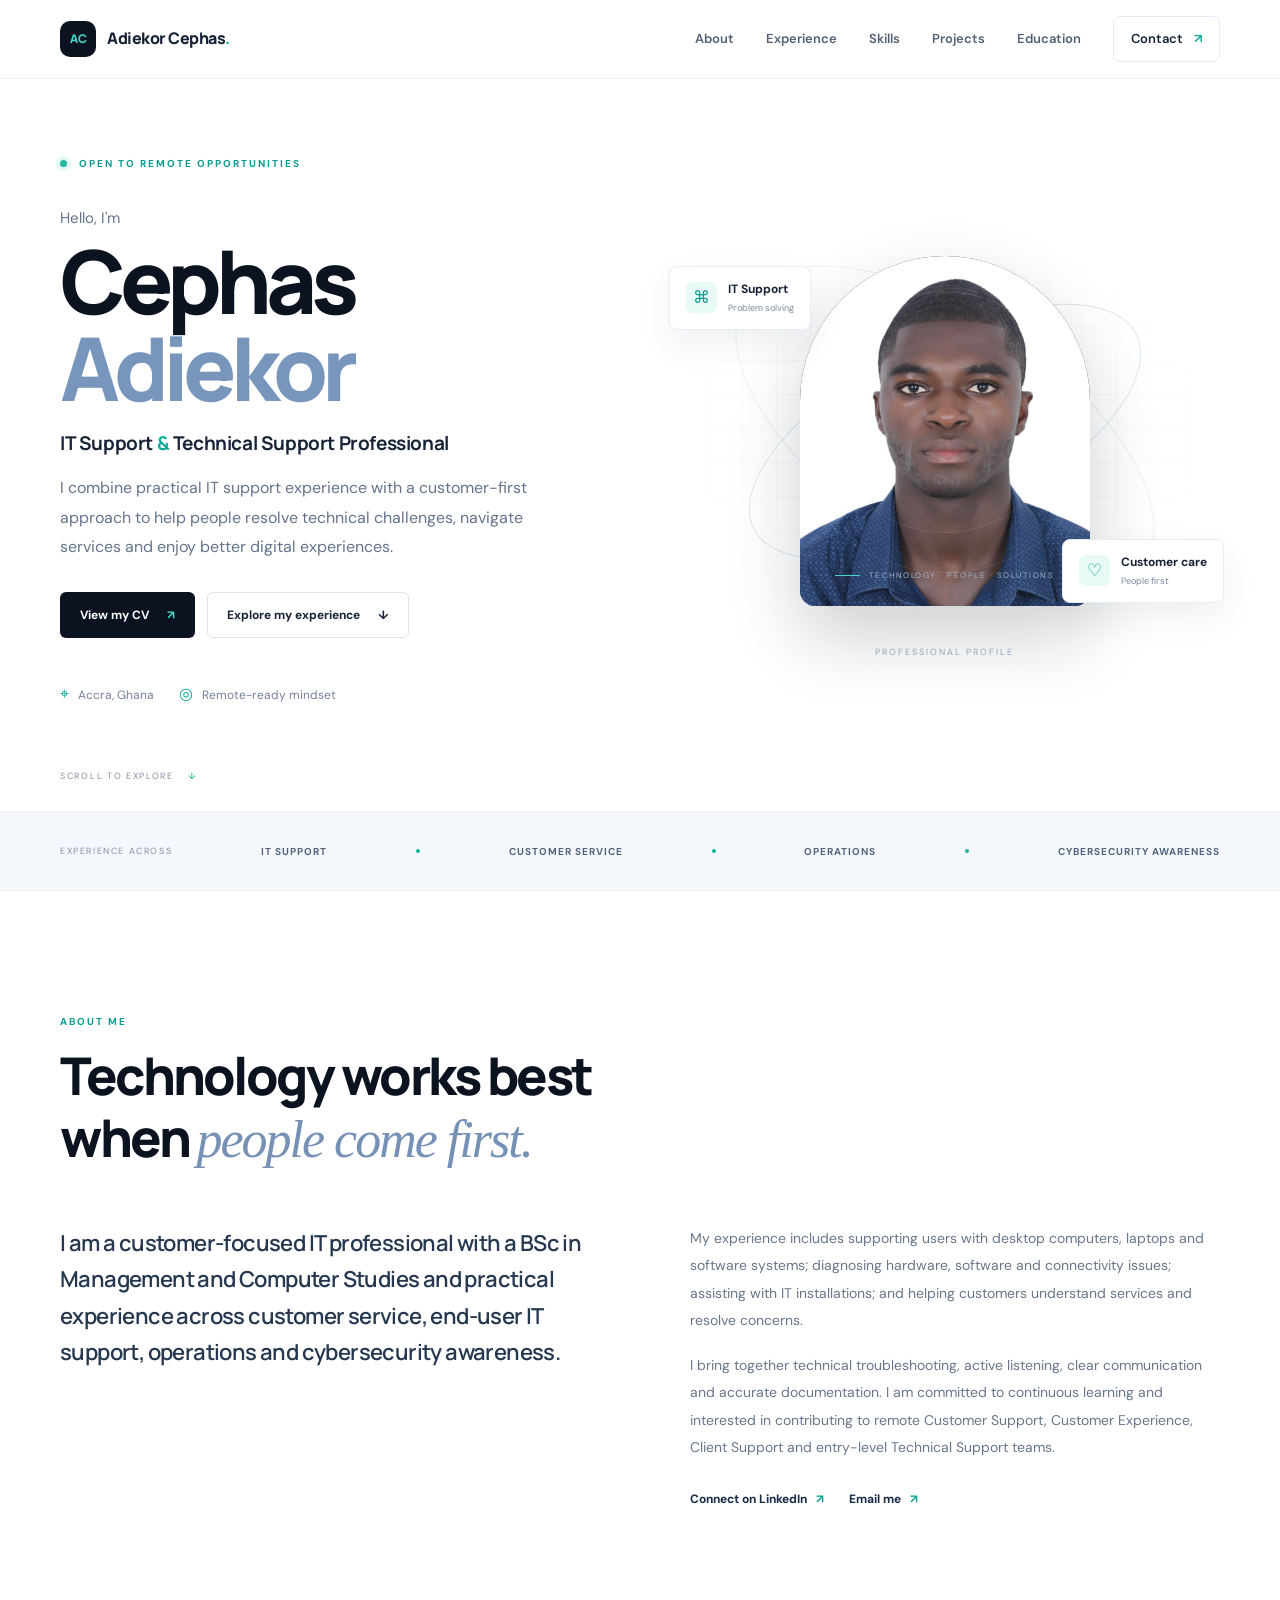
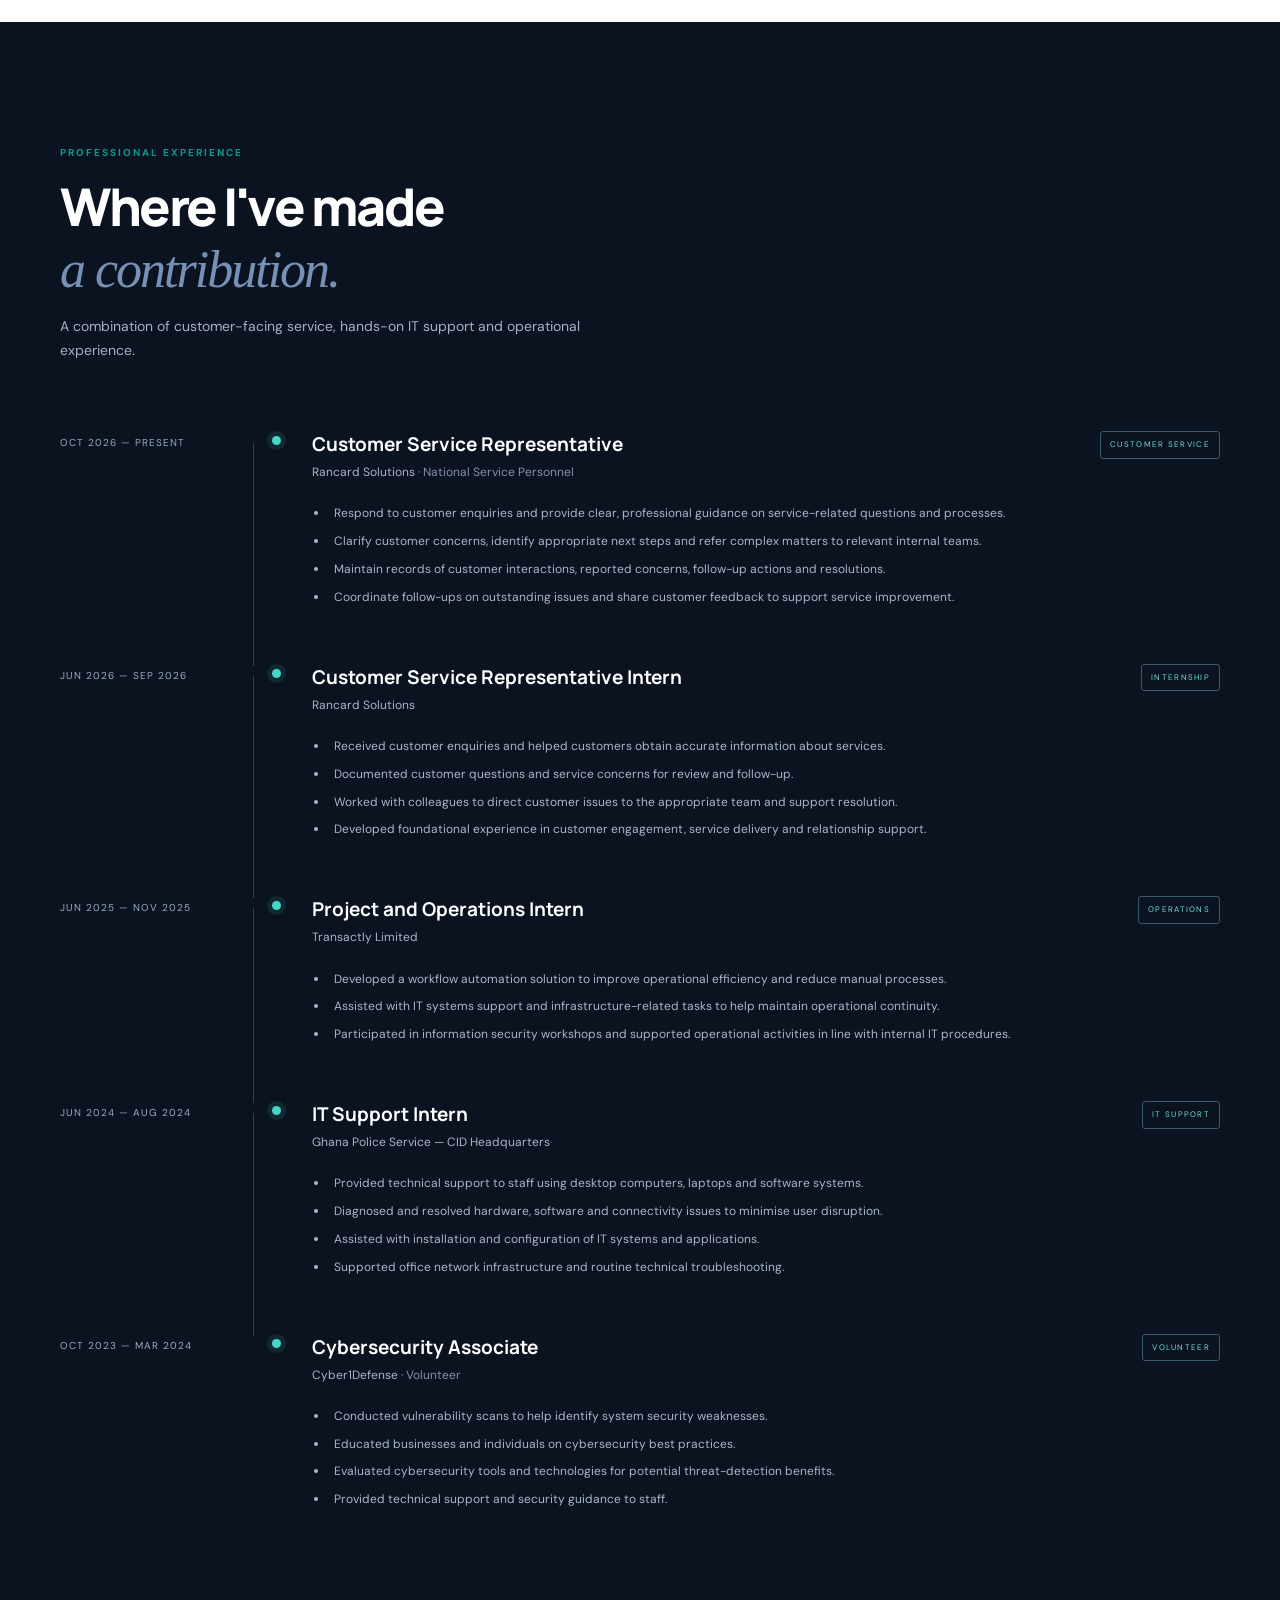
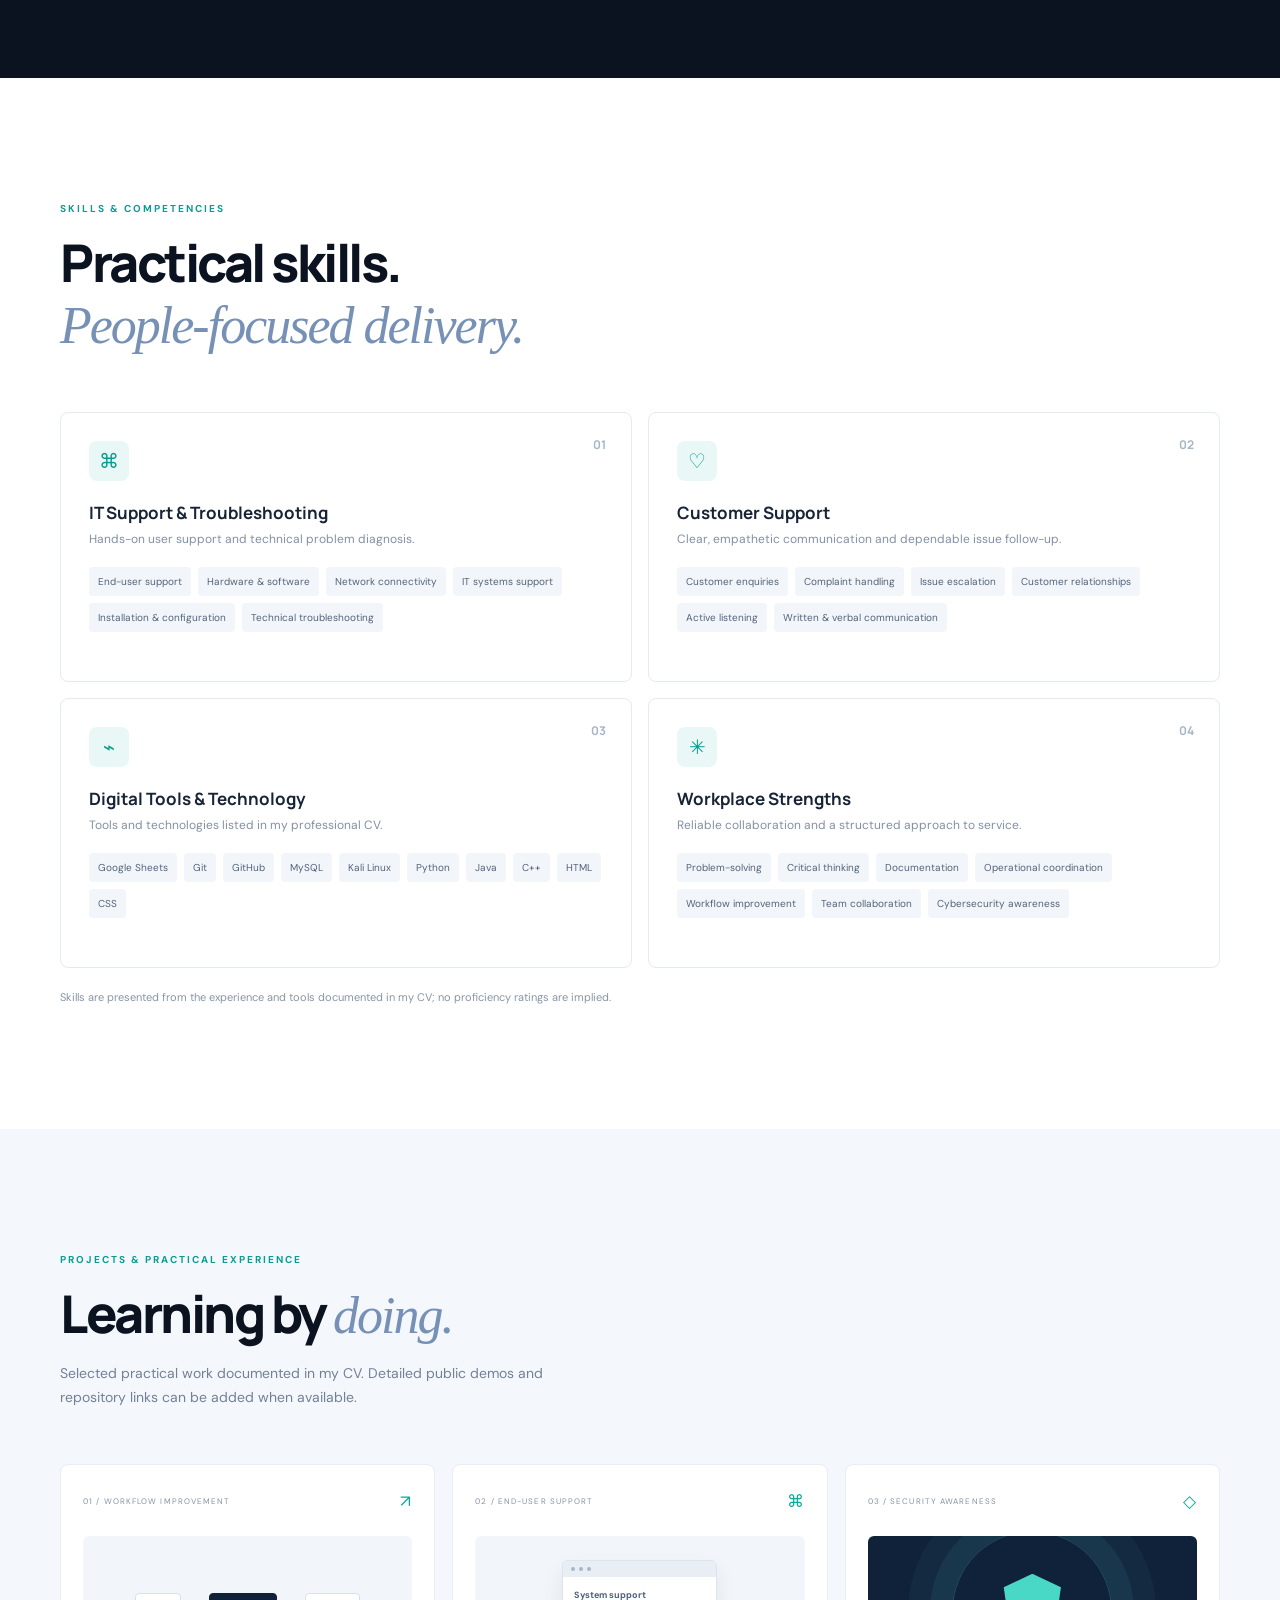
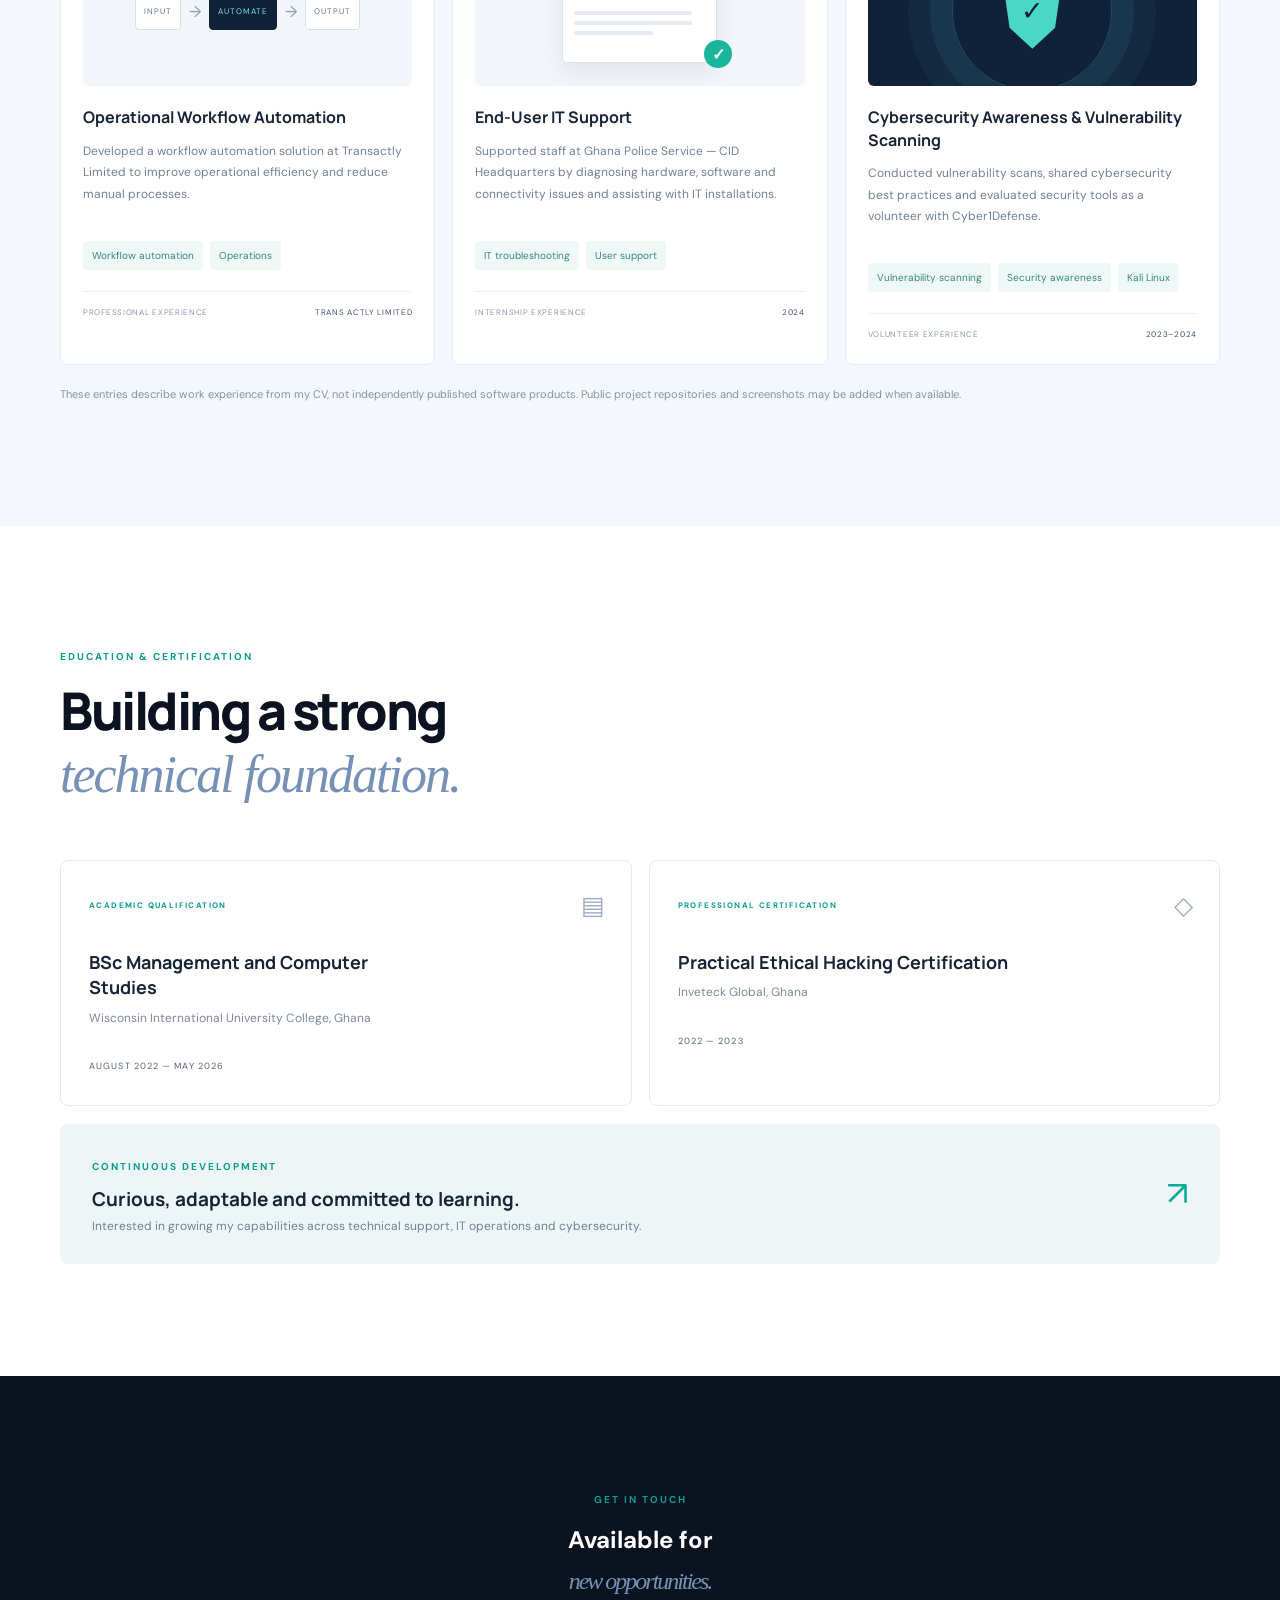
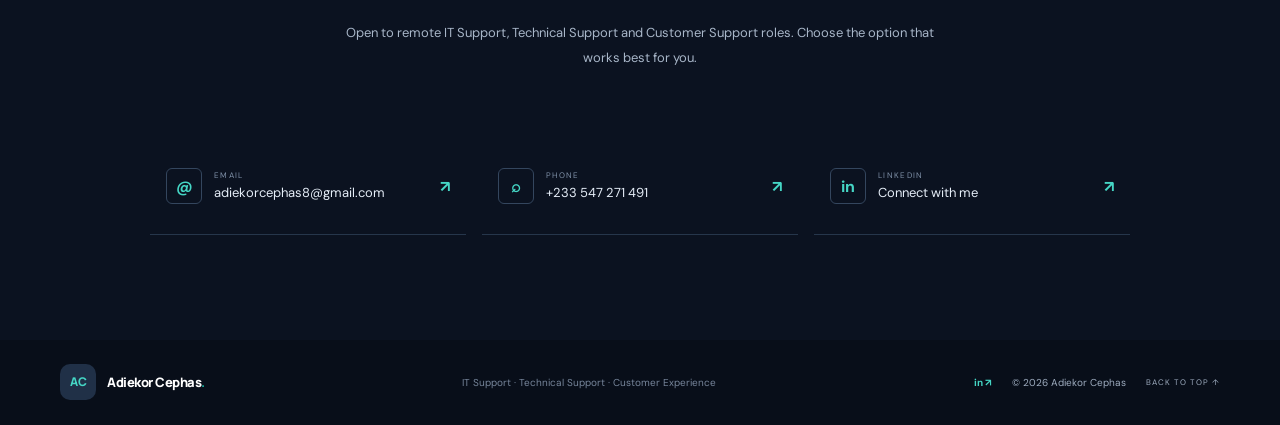
<file: index.html>
<!doctype html>
<html lang="en">
<head>
  <meta charset="utf-8">
  <meta name="viewport" content="width=device-width, initial-scale=1">
  <meta name="description" content="Portfolio of Adiekor Cephas, a customer-focused IT professional with experience in IT support, technical troubleshooting, customer service and operational support.">
  <meta name="theme-color" content="#0b1220">
  <meta property="og:title" content="Adiekor Cephas | IT Support & Customer Experience">
  <meta property="og:description" content="IT Support, Technical Support, Customer Service and IT Operations professional based in Ghana.">
  <meta property="og:type" content="website">
  <title>Adiekor Cephas | IT Support & Customer Experience</title>
  <link rel="preconnect" href="https://fonts.googleapis.com">
  <link rel="preconnect" href="https://fonts.gstatic.com" crossorigin>
  <link href="https://fonts.googleapis.com/css2?family=DM+Sans:wght@400;500;600;700&family=Manrope:wght@400;500;600;700;800&display=swap" rel="stylesheet">
  <link rel="stylesheet" href="styles.css">
  <link rel="stylesheet" href="contact.css">
  <link rel="stylesheet" href="profile.css">
  <script type="application/ld+json">
  {
    "@context":"https://schema.org",
    "@type":"Person",
    "name":"Adiekor Cephas",
    "jobTitle":"IT Support and Customer Service Professional",
    "address":{"@type":"PostalAddress","addressCountry":"GH","addressLocality":"Accra"},
    "email":"mailto:adiekorcephas8@gmail.com",
    "telephone":"+233547271491",
    "sameAs":["https://www.linkedin.com/in/cephas-adiekor-734695230/"]
  }
  </script>
</head>
<body>
  <a class="skip-link" href="#main">Skip to content</a>
  <header class="site-header">
    <nav class="nav container" aria-label="Main navigation">
      <a class="brand" href="#home" aria-label="Adiekor Cephas home"><span class="brand-mark">AC</span><span>Adiekor Cephas<span class="brand-dot">.</span></span></a>
      <button class="menu-toggle" aria-label="Open navigation menu" aria-expanded="false" aria-controls="nav-links"><span></span><span></span><span></span></button>
      <div class="nav-links" id="nav-links">
        <a href="#about">About</a><a href="#experience">Experience</a><a href="#skills">Skills</a><a href="#projects">Projects</a><a href="#education">Education</a>
        <a class="nav-contact" href="#contact">Contact <span aria-hidden="true">↗</span></a>
      </div>
    </nav>
  </header>

  <main id="main">
    <section class="hero section container" id="home">
      <div class="hero-copy">
        <div class="eyebrow"><span class="status-dot"></span> OPEN TO REMOTE OPPORTUNITIES</div>
        <p class="hero-kicker">Hello, I'm</p>
        <h1>Cephas<br><span>Adiekor</span></h1>
        <h2>IT Support <span class="accent">&</span> Technical Support Professional</h2>
        <p class="hero-text">I combine practical IT support experience with a customer-first approach to help people resolve technical challenges, navigate services and enjoy better digital experiences.</p>
        <div class="hero-actions">
          <a class="button button-primary" href="assets/Adiekor Cephas_CV.pdf" target="_blank" rel="noopener">View my CV <span aria-hidden="true">↗</span></a>
          <a class="button button-secondary" href="#projects">Explore my experience <span aria-hidden="true">↓</span></a>
        </div>
        <div class="hero-meta"><span><i class="meta-icon">⌖</i> Accra, Ghana</span><span><i class="meta-icon">◎</i> Remote-ready mindset</span></div>
      </div>
      <div class="hero-visual" aria-label="Monogram illustration">
        <div class="visual-grid"></div>
        <div class="orbit orbit-one"></div><div class="orbit orbit-two"></div>
        <div class="profile-card">
          <img class="profile-photo" src="Cak.jpeg" alt="Adiekor Cephas">
          <div class="profile-caption"><span class="caption-line"></span><span>TECHNOLOGY · PEOPLE · SOLUTIONS</span></div>
        </div>
        <div class="floating-tag tag-support"><span class="tag-icon">⌘</span><span><b>IT Support</b><small>Problem solving</small></span></div>
        <div class="floating-tag tag-customer"><span class="tag-icon">♡</span><span><b>Customer care</b><small>People first</small></span></div>
        <div class="visual-index">PROFESSIONAL PROFILE</div>
      </div>
      <a class="scroll-cue" href="#about">SCROLL TO EXPLORE <span>↓</span></a>
    </section>

    <section class="trust-strip">
      <div class="container trust-inner"><span>EXPERIENCE ACROSS</span><b>IT SUPPORT</b><i></i><b>CUSTOMER SERVICE</b><i></i><b>OPERATIONS</b><i></i><b>CYBERSECURITY AWARENESS</b></div>
    </section>

    <section class="section container" id="about">
      <div class="section-heading"><p class="eyebrow">ABOUT ME</p><h2>Technology works best<br>when <span class="serif-accent">people come first.</span></h2></div>
      <div class="about-grid">
        <div class="about-lead"><p class="lead">I am a customer-focused IT professional with a BSc in Management and Computer Studies and practical experience across customer service, end-user IT support, operations and cybersecurity awareness.</p></div>
        <div class="about-detail"><p>My experience includes supporting users with desktop computers, laptops and software systems; diagnosing hardware, software and connectivity issues; assisting with IT installations; and helping customers understand services and resolve concerns.</p><p>I bring together technical troubleshooting, active listening, clear communication and accurate documentation. I am committed to continuous learning and interested in contributing to remote Customer Support, Customer Experience, Client Support and entry-level Technical Support teams.</p><div class="about-links"><a href="https://www.linkedin.com/in/cephas-adiekor-734695230/" target="_blank" rel="noopener">Connect on LinkedIn <span>↗</span></a><a href="mailto:adiekorcephas8@gmail.com">Email me <span>↗</span></a></div></div>
      </div>
    </section>

    <section class="section section-dark" id="experience">
      <div class="container">
        <div class="section-heading light"><p class="eyebrow">PROFESSIONAL EXPERIENCE</p><h2>Where I've made<br><span class="serif-accent">a contribution.</span></h2><p class="section-intro">A combination of customer-facing service, hands-on IT support and operational experience.</p></div>
        <div class="timeline">
          <article class="timeline-item">
            <div class="timeline-date">OCT 2026 — PRESENT</div><div class="timeline-marker"></div>
            <div class="timeline-content"><div class="job-top"><div><h3>Customer Service Representative</h3><p class="company">Rancard Solutions <span>· National Service Personnel</span></p></div><span class="job-type">CUSTOMER SERVICE</span></div>
              <ul><li>Respond to customer enquiries and provide clear, professional guidance on service-related questions and processes.</li><li>Clarify customer concerns, identify appropriate next steps and refer complex matters to relevant internal teams.</li><li>Maintain records of customer interactions, reported concerns, follow-up actions and resolutions.</li><li>Coordinate follow-ups on outstanding issues and share customer feedback to support service improvement.</li></ul>
            </div>
          </article>
          <article class="timeline-item">
            <div class="timeline-date">JUN 2026 — SEP 2026</div><div class="timeline-marker"></div>
            <div class="timeline-content"><div class="job-top"><div><h3>Customer Service Representative Intern</h3><p class="company">Rancard Solutions</p></div><span class="job-type">INTERNSHIP</span></div>
              <ul><li>Received customer enquiries and helped customers obtain accurate information about services.</li><li>Documented customer questions and service concerns for review and follow-up.</li><li>Worked with colleagues to direct customer issues to the appropriate team and support resolution.</li><li>Developed foundational experience in customer engagement, service delivery and relationship support.</li></ul>
            </div>
          </article>
          <article class="timeline-item">
            <div class="timeline-date">JUN 2025 — NOV 2025</div><div class="timeline-marker"></div>
            <div class="timeline-content"><div class="job-top"><div><h3>Project and Operations Intern</h3><p class="company">Transactly Limited</p></div><span class="job-type">OPERATIONS</span></div>
              <ul><li>Developed a workflow automation solution to improve operational efficiency and reduce manual processes.</li><li>Assisted with IT systems support and infrastructure-related tasks to help maintain operational continuity.</li><li>Participated in information security workshops and supported operational activities in line with internal IT procedures.</li></ul>
            </div>
          </article>
          <article class="timeline-item">
            <div class="timeline-date">JUN 2024 — AUG 2024</div><div class="timeline-marker"></div>
            <div class="timeline-content"><div class="job-top"><div><h3>IT Support Intern</h3><p class="company">Ghana Police Service — CID Headquarters</p></div><span class="job-type">IT SUPPORT</span></div>
              <ul><li>Provided technical support to staff using desktop computers, laptops and software systems.</li><li>Diagnosed and resolved hardware, software and connectivity issues to minimise user disruption.</li><li>Assisted with installation and configuration of IT systems and applications.</li><li>Supported office network infrastructure and routine technical troubleshooting.</li></ul>
            </div>
          </article>
          <article class="timeline-item">
            <div class="timeline-date">OCT 2023 — MAR 2024</div><div class="timeline-marker"></div>
            <div class="timeline-content"><div class="job-top"><div><h3>Cybersecurity Associate</h3><p class="company">Cyber1Defense <span>· Volunteer</span></p></div><span class="job-type">VOLUNTEER</span></div>
              <ul><li>Conducted vulnerability scans to help identify system security weaknesses.</li><li>Educated businesses and individuals on cybersecurity best practices.</li><li>Evaluated cybersecurity tools and technologies for potential threat-detection benefits.</li><li>Provided technical support and security guidance to staff.</li></ul>
            </div>
          </article>
        </div>
      </div>
    </section>

    <section class="section container" id="skills">
      <div class="section-heading"><p class="eyebrow">SKILLS & COMPETENCIES</p><h2>Practical skills.<br><span class="serif-accent">People-focused delivery.</span></h2></div>
      <div class="skills-grid">
        <article class="skill-card"><div class="skill-number">01</div><div class="skill-icon">⌘</div><h3>IT Support & Troubleshooting</h3><p>Hands-on user support and technical problem diagnosis.</p><div class="skill-tags"><span>End-user support</span><span>Hardware & software</span><span>Network connectivity</span><span>IT systems support</span><span>Installation & configuration</span><span>Technical troubleshooting</span></div></article>
        <article class="skill-card"><div class="skill-number">02</div><div class="skill-icon">♡</div><h3>Customer Support</h3><p>Clear, empathetic communication and dependable issue follow-up.</p><div class="skill-tags"><span>Customer enquiries</span><span>Complaint handling</span><span>Issue escalation</span><span>Customer relationships</span><span>Active listening</span><span>Written & verbal communication</span></div></article>
        <article class="skill-card"><div class="skill-number">03</div><div class="skill-icon">⌁</div><h3>Digital Tools & Technology</h3><p>Tools and technologies listed in my professional CV.</p><div class="skill-tags"><span>Google Sheets</span><span>Git</span><span>GitHub</span><span>MySQL</span><span>Kali Linux</span><span>Python</span><span>Java</span><span>C++</span><span>HTML</span><span>CSS</span></div></article>
        <article class="skill-card"><div class="skill-number">04</div><div class="skill-icon">✳</div><h3>Workplace Strengths</h3><p>Reliable collaboration and a structured approach to service.</p><div class="skill-tags"><span>Problem-solving</span><span>Critical thinking</span><span>Documentation</span><span>Operational coordination</span><span>Workflow improvement</span><span>Team collaboration</span><span>Cybersecurity awareness</span></div></article>
      </div>
      <p class="skills-note">Skills are presented from the experience and tools documented in my CV; no proficiency ratings are implied.</p>
    </section>

    <section class="section section-soft" id="projects">
      <div class="container">
        <div class="section-heading"><p class="eyebrow">PROJECTS & PRACTICAL EXPERIENCE</p><h2>Learning by <span class="serif-accent">doing.</span></h2><p class="section-intro">Selected practical work documented in my CV. Detailed public demos and repository links can be added when available.</p></div>
        <div class="project-grid">
          <article class="project-card project-feature"><div class="project-topline"><span>01 / WORKFLOW IMPROVEMENT</span><span class="project-symbol">↗</span></div><div class="project-illustration workflow-art"><div class="flow-node">INPUT</div><div class="flow-arrow">→</div><div class="flow-node active">AUTOMATE</div><div class="flow-arrow">→</div><div class="flow-node">OUTPUT</div></div><h3>Operational Workflow Automation</h3><p>Developed a workflow automation solution at Transactly Limited to improve operational efficiency and reduce manual processes.</p><div class="project-tags"><span>Workflow automation</span><span>Operations</span></div><div class="project-foot">PROFESSIONAL EXPERIENCE <span>TRANS ACTLY LIMITED</span></div></article>
          <article class="project-card"><div class="project-topline"><span>02 / END-USER SUPPORT</span><span class="project-symbol">⌘</span></div><div class="project-illustration support-art"><div class="screen-window"><div class="screen-bar"><i></i><i></i><i></i></div><div class="screen-body"><b>System support</b><span></span><span></span><span class="short"></span></div></div><div class="support-check">✓</div></div><h3>End-User IT Support</h3><p>Supported staff at Ghana Police Service — CID Headquarters by diagnosing hardware, software and connectivity issues and assisting with IT installations.</p><div class="project-tags"><span>IT troubleshooting</span><span>User support</span></div><div class="project-foot">INTERNSHIP EXPERIENCE <span>2024</span></div></article>
          <article class="project-card"><div class="project-topline"><span>03 / SECURITY AWARENESS</span><span class="project-symbol">◇</span></div><div class="project-illustration security-art"><div class="shield">✓</div><div class="security-rings"></div></div><h3>Cybersecurity Awareness & Vulnerability Scanning</h3><p>Conducted vulnerability scans, shared cybersecurity best practices and evaluated security tools as a volunteer with Cyber1Defense.</p><div class="project-tags"><span>Vulnerability scanning</span><span>Security awareness</span><span>Kali Linux</span></div><div class="project-foot">VOLUNTEER EXPERIENCE <span>2023–2024</span></div></article>
        </div>
        <p class="project-disclaimer">These entries describe work experience from my CV, not independently published software products. Public project repositories and screenshots may be added when available.</p>
      </div>
    </section>

    <section class="section container" id="education">
      <div class="section-heading"><p class="eyebrow">EDUCATION & CERTIFICATION</p><h2>Building a strong<br><span class="serif-accent">technical foundation.</span></h2></div>
      <div class="education-grid">
        <article class="education-card"><span class="edu-label">ACADEMIC QUALIFICATION</span><div class="edu-icon">▤</div><h3>BSc Management and Computer Studies</h3><p>Wisconsin International University College, Ghana</p><span class="edu-date">AUGUST 2022 — MAY 2026</span></article>
        <article class="education-card"><span class="edu-label">PROFESSIONAL CERTIFICATION</span><div class="edu-icon">◇</div><h3>Practical Ethical Hacking Certification</h3><p>Inveteck Global, Ghana</p><span class="edu-date">2022 — 2023</span></article>
      </div>
      <div class="learning-banner"><div><span class="eyebrow">CONTINUOUS DEVELOPMENT</span><h3>Curious, adaptable and committed to learning.</h3><p>Interested in growing my capabilities across technical support, IT operations and cybersecurity.</p></div><span class="learning-mark">↗</span></div>
    </section>

    <section class="section section-dark contact-section" id="contact">
      <div class="container contact-layout">
        <div class="contact-heading">
          <p class="eyebrow">GET IN TOUCH</p>
          <h2>Available for<br><span class="serif-accent">new opportunities.</span></h2>
          <p class="contact-intro">Open to remote IT Support, Technical Support and Customer Support roles. Choose the option that works best for you.</p>
        </div>
        <div class="contact-details">
          <a href="mailto:adiekorcephas8@gmail.com"><span class="contact-icon">@</span><span><small>EMAIL</small>adiekorcephas8@gmail.com</span><b>↗</b></a>
          <a href="tel:+233547271491"><span class="contact-icon">⌕</span><span><small>PHONE</small>+233 547 271 491</span><b>↗</b></a>
          <a href="https://www.linkedin.com/in/cephas-adiekor-734695230/" target="_blank" rel="noopener"><span class="contact-icon">in</span><span><small>LINKEDIN</small>Connect with me</span><b>↗</b></a>
        </div>
      </div>
    </section>
  </main>

  <footer class="footer"><div class="container footer-inner"><a class="brand footer-brand" href="#home"><span class="brand-mark">AC</span><span>Adiekor Cephas<span class="brand-dot">.</span></span></a><p>IT Support · Technical Support · Customer Experience</p><div class="footer-right"><a href="https://www.linkedin.com/in/cephas-adiekor-734695230/" target="_blank" rel="noopener" aria-label="LinkedIn profile">in ↗</a><span>© <span id="year"></span> Adiekor Cephas</span><a href="#home" class="back-top">BACK TO TOP ↑</a></div></div></footer>
  <script src="script.js"></script>
</body>
</html>
</file>
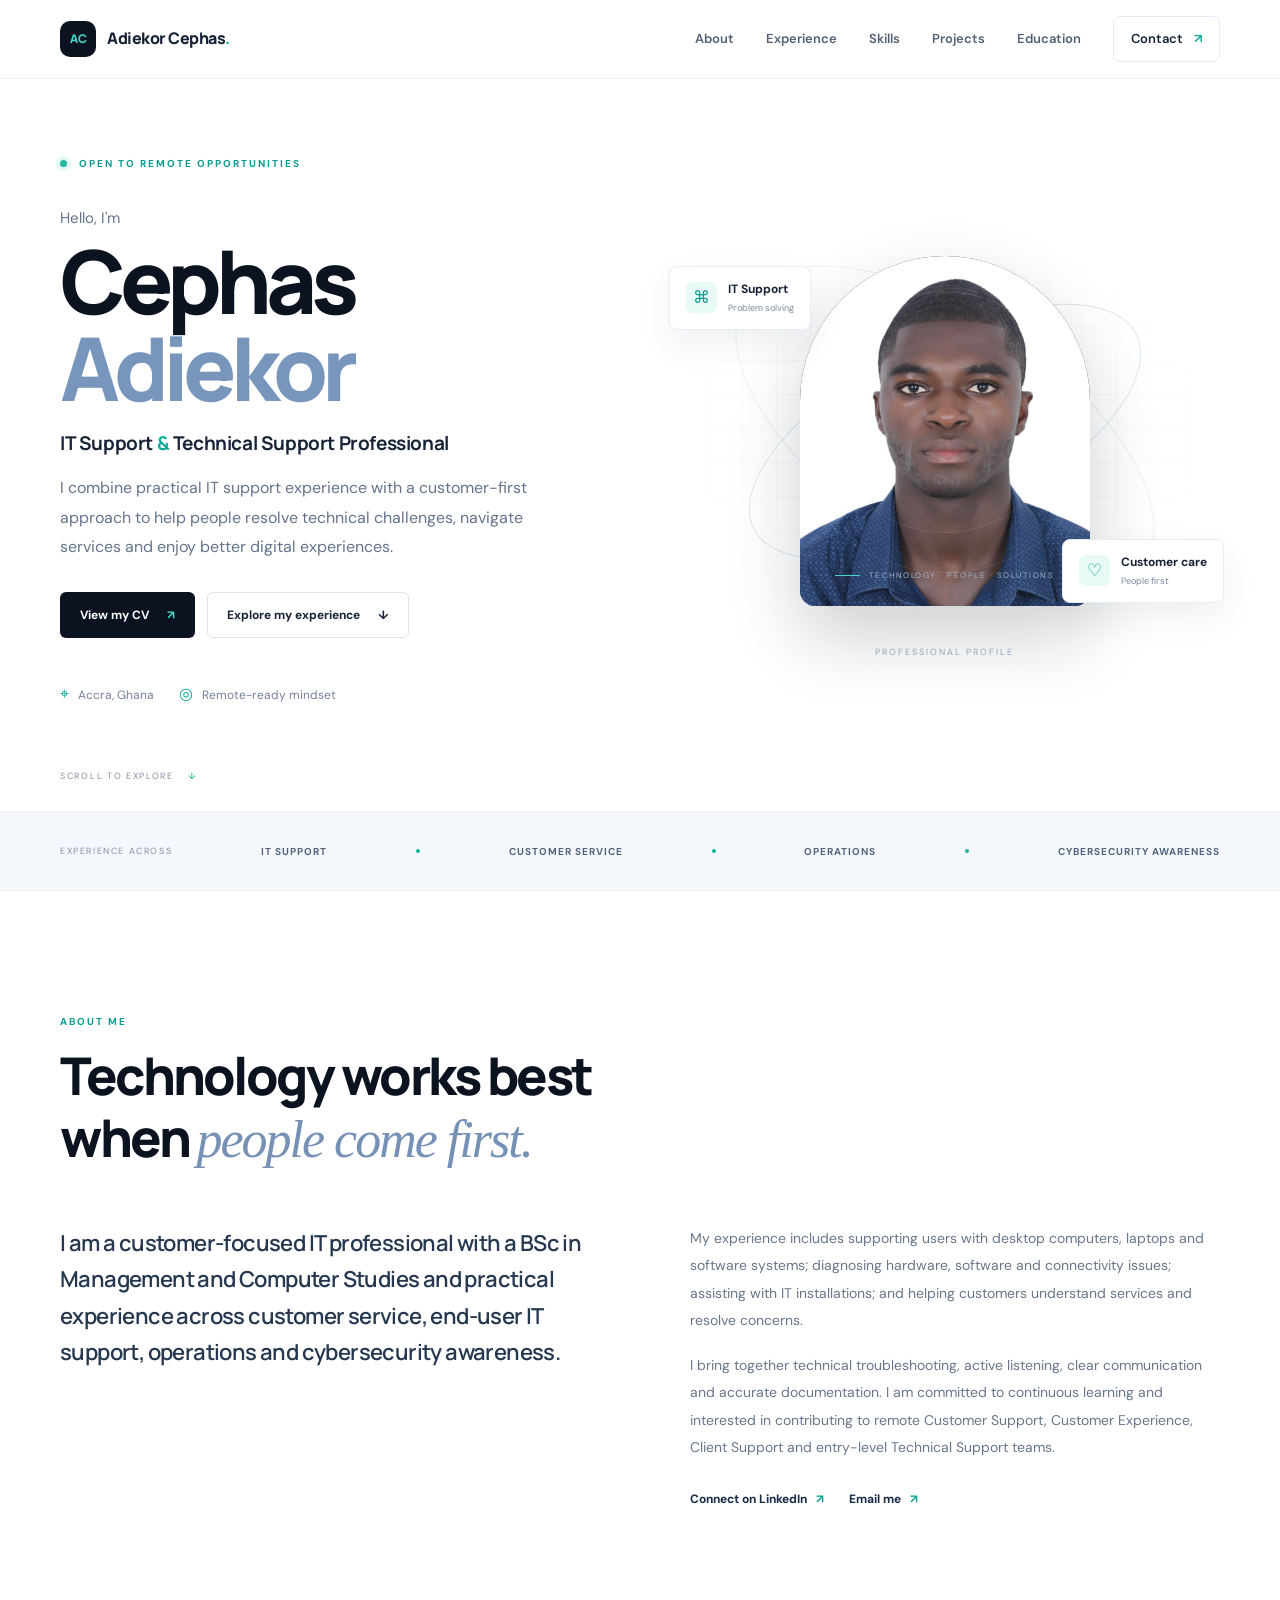
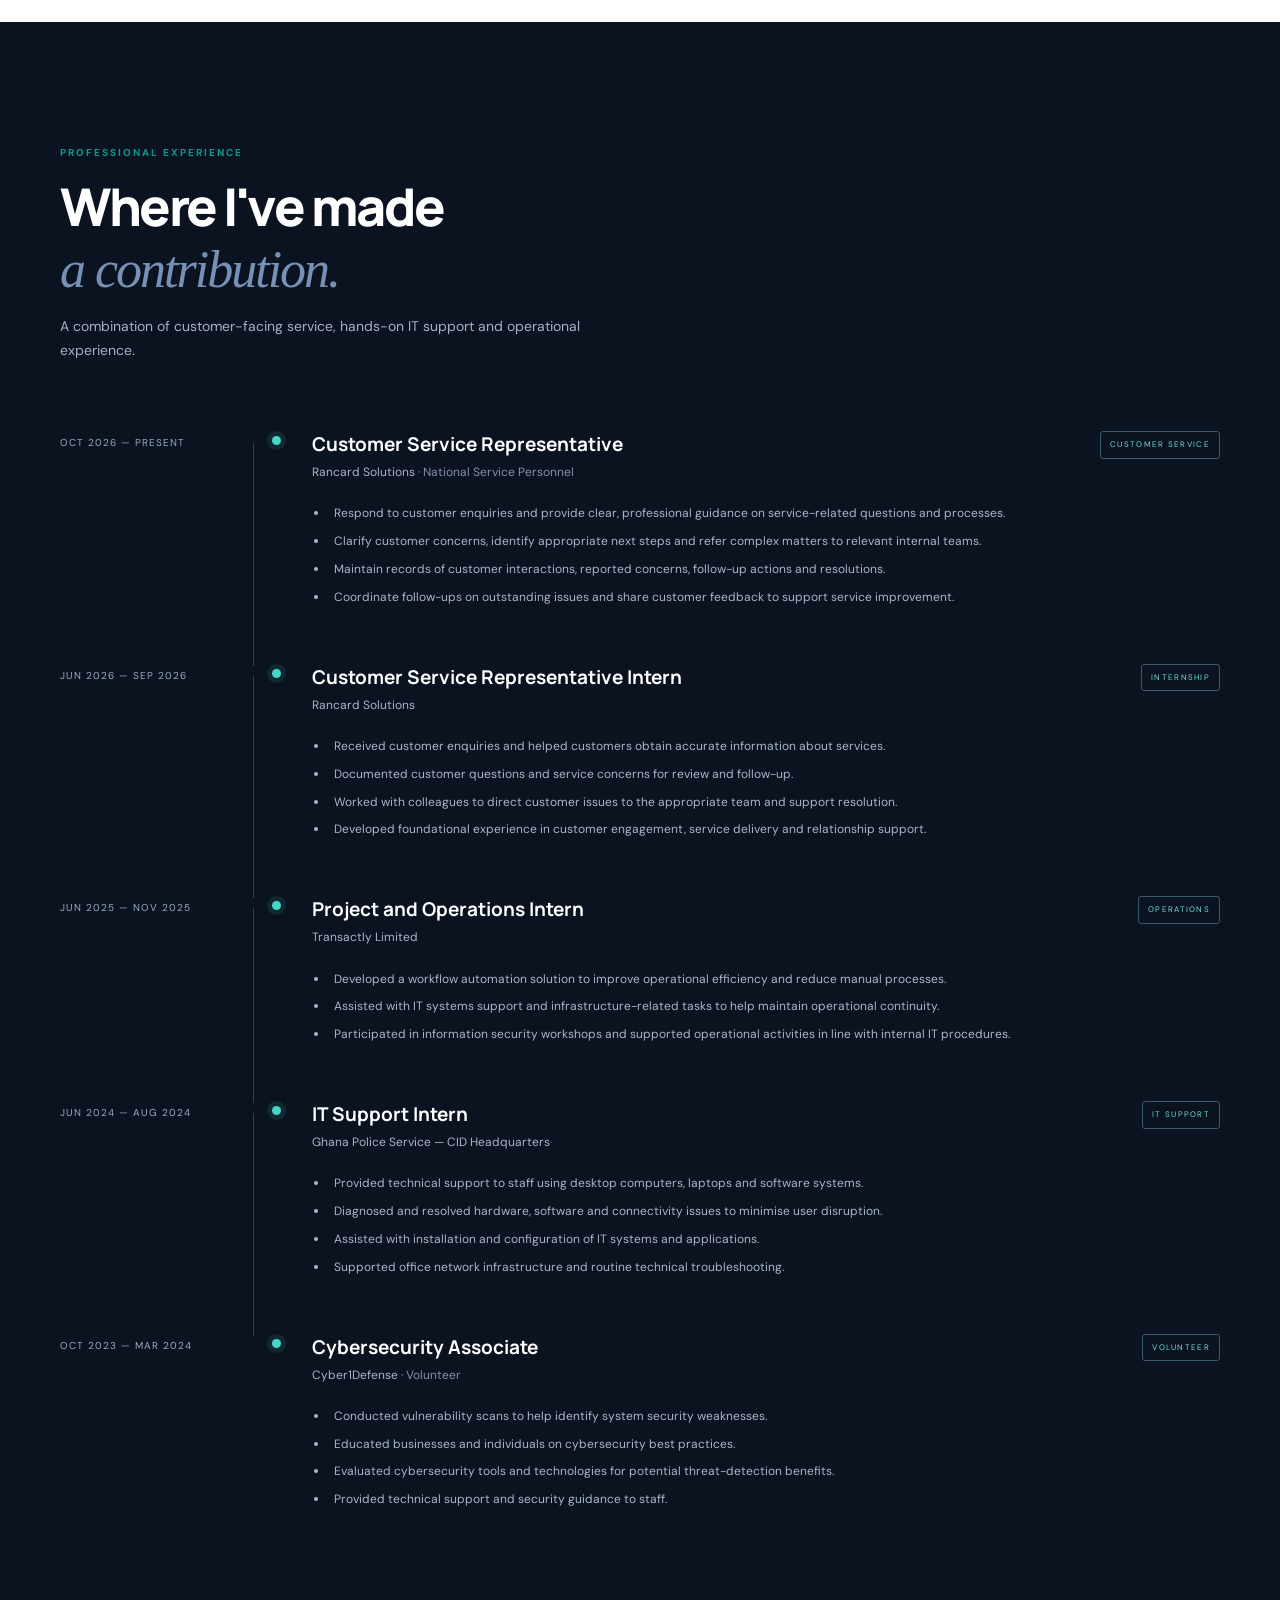
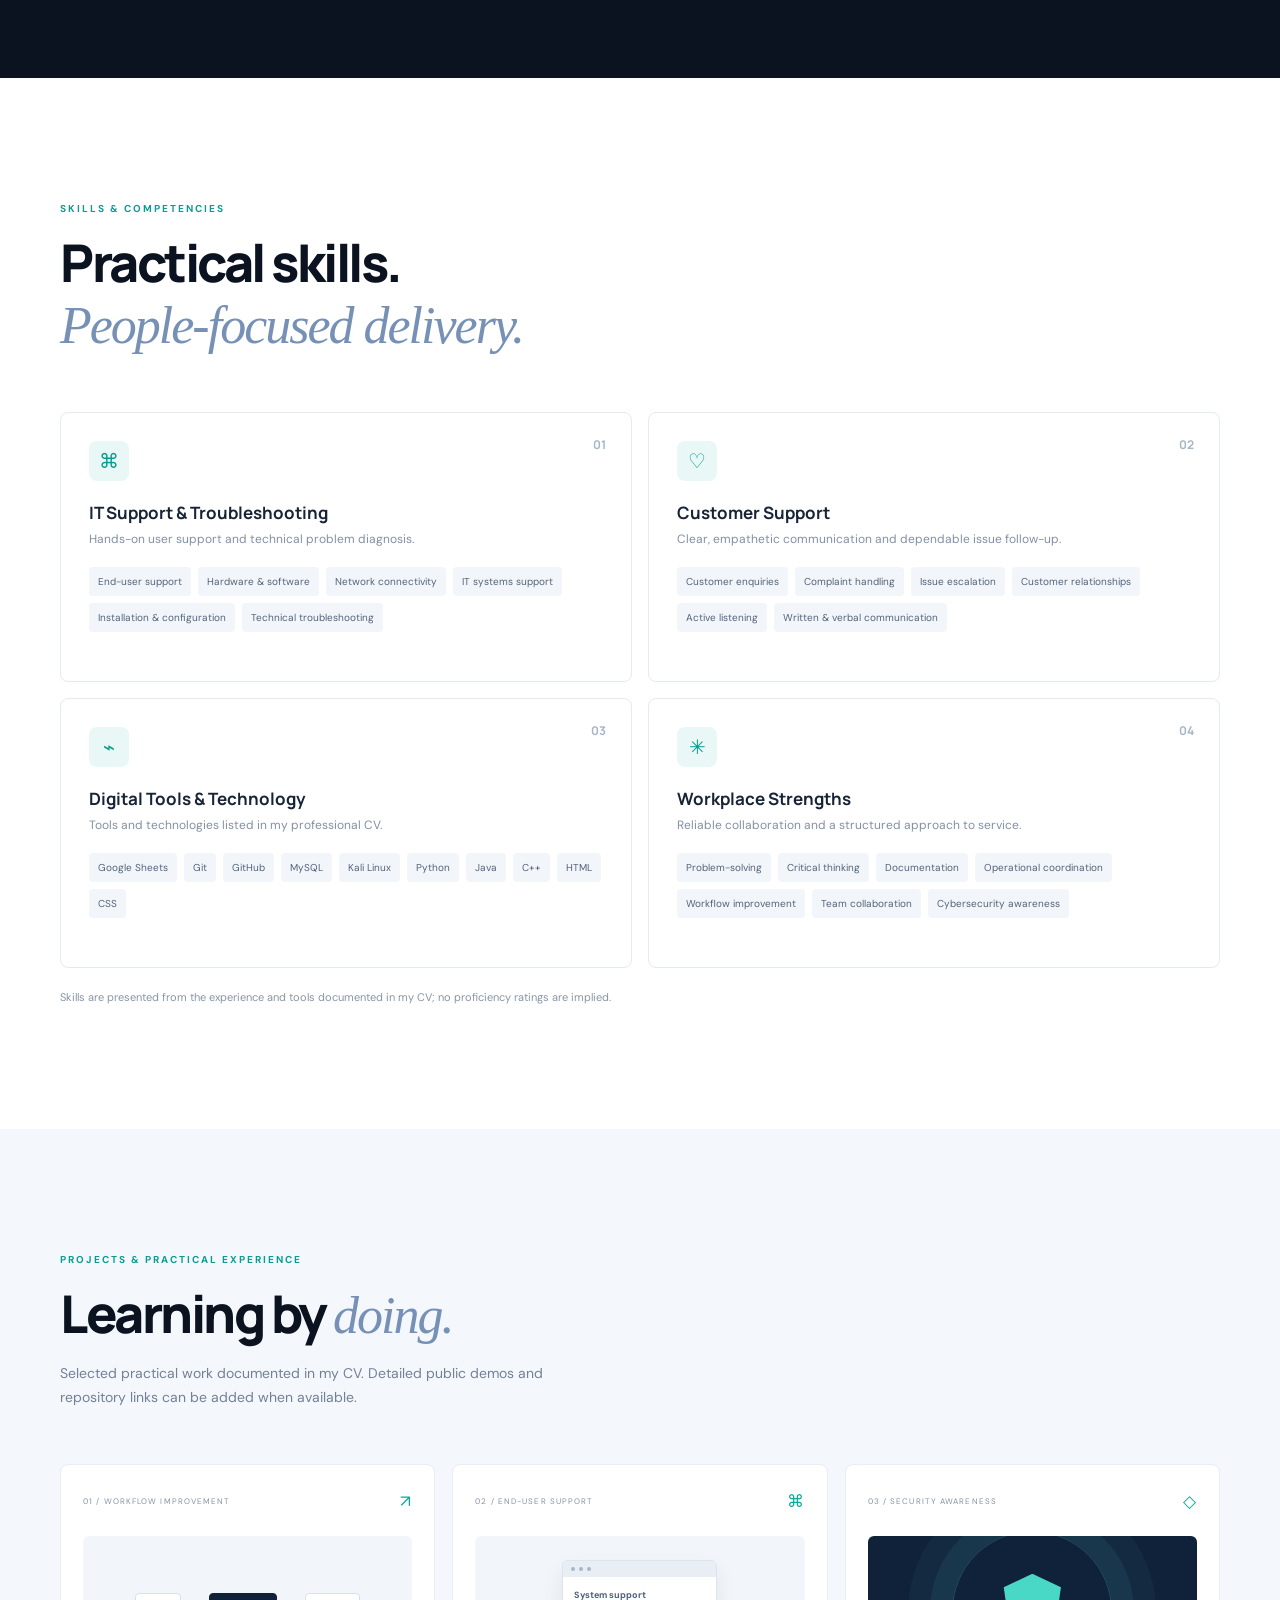
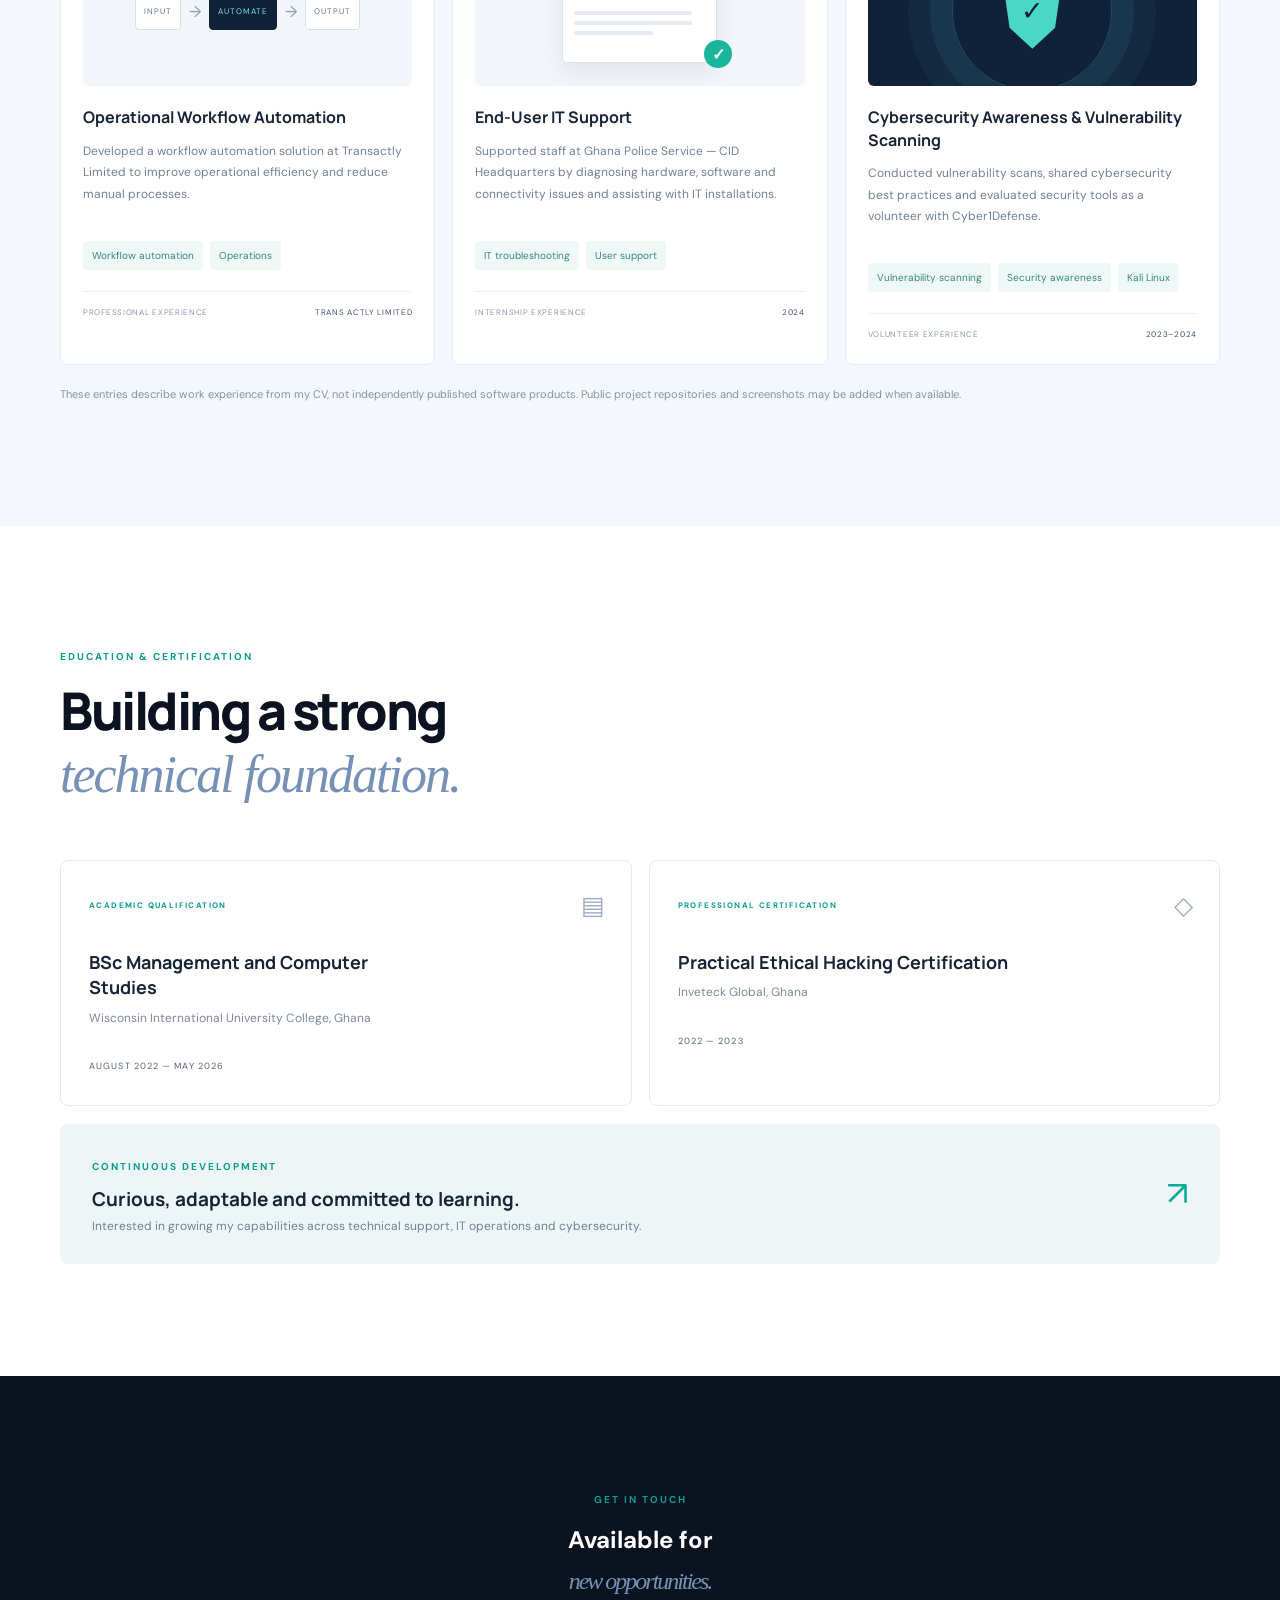
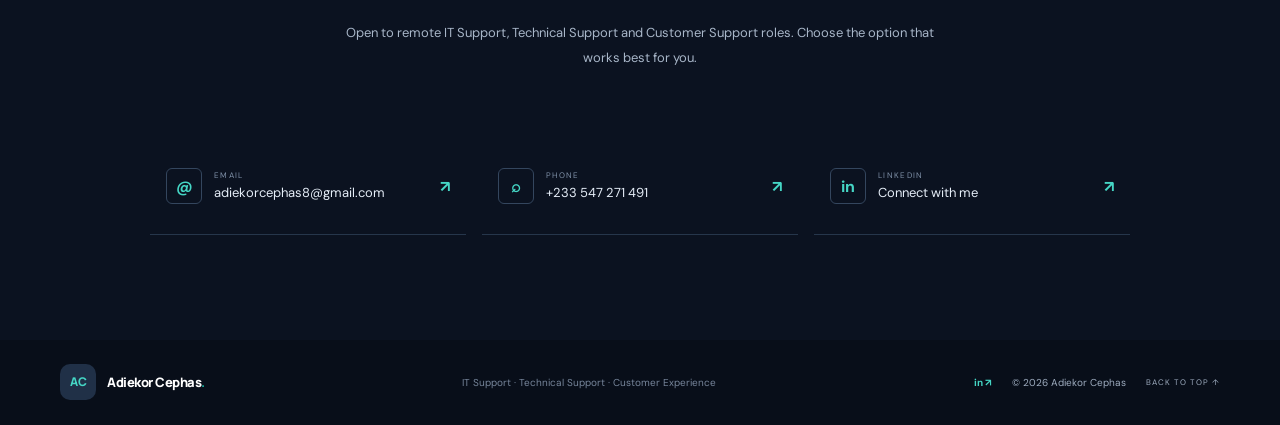
<file: adiekor-cephas-portfolio/index.html>
<!doctype html>
<html lang="en">
<head>
  <meta charset="utf-8">
  <meta name="viewport" content="width=device-width, initial-scale=1">
  <meta name="description" content="Portfolio of Adiekor Cephas, a customer-focused IT professional with experience in IT support, technical troubleshooting, customer service and operational support.">
  <meta name="theme-color" content="#0b1220">
  <meta property="og:title" content="Adiekor Cephas | IT Support & Customer Experience">
  <meta property="og:description" content="IT Support, Technical Support, Customer Service and IT Operations professional based in Ghana.">
  <meta property="og:type" content="website">
  <title>Adiekor Cephas | IT Support & Customer Experience</title>
  <link rel="preconnect" href="https://fonts.googleapis.com">
  <link rel="preconnect" href="https://fonts.gstatic.com" crossorigin>
  <link href="https://fonts.googleapis.com/css2?family=DM+Sans:wght@400;500;600;700&family=Manrope:wght@400;500;600;700;800&display=swap" rel="stylesheet">
  <link rel="stylesheet" href="styles.css">
  <link rel="stylesheet" href="contact.css">
  <link rel="stylesheet" href="profile.css">
  <script type="application/ld+json">
  {
    "@context":"https://schema.org",
    "@type":"Person",
    "name":"Adiekor Cephas",
    "jobTitle":"IT Support and Customer Service Professional",
    "address":{"@type":"PostalAddress","addressCountry":"GH","addressLocality":"Accra"},
    "email":"mailto:adiekorcephas8@gmail.com",
    "telephone":"+233547271491",
    "sameAs":["https://www.linkedin.com/in/cephas-adiekor-734695230/"]
  }
  </script>
</head>
<body>
  <a class="skip-link" href="#main">Skip to content</a>
  <header class="site-header">
    <nav class="nav container" aria-label="Main navigation">
      <a class="brand" href="#home" aria-label="Adiekor Cephas home"><span class="brand-mark">AC</span><span>Adiekor Cephas<span class="brand-dot">.</span></span></a>
      <button class="menu-toggle" aria-label="Open navigation menu" aria-expanded="false" aria-controls="nav-links"><span></span><span></span><span></span></button>
      <div class="nav-links" id="nav-links">
        <a href="#about">About</a><a href="#experience">Experience</a><a href="#skills">Skills</a><a href="#projects">Projects</a><a href="#education">Education</a>
        <a class="nav-contact" href="#contact">Contact <span aria-hidden="true">↗</span></a>
      </div>
    </nav>
  </header>

  <main id="main">
    <section class="hero section container" id="home">
      <div class="hero-copy">
        <div class="eyebrow"><span class="status-dot"></span> OPEN TO REMOTE OPPORTUNITIES</div>
        <p class="hero-kicker">Hello, I'm</p>
        <h1>Cephas<br><span>Adiekor</span></h1>
        <h2>IT Support <span class="accent">&</span> Technical Support Professional</h2>
        <p class="hero-text">I combine practical IT support experience with a customer-first approach to help people resolve technical challenges, navigate services and enjoy better digital experiences.</p>
        <div class="hero-actions">
          <a class="button button-primary" href="assets/Adiekor-Cephas-CV.pdf" target="_blank" rel="noopener">View my CV <span aria-hidden="true">↗</span></a>
          <a class="button button-secondary" href="#projects">Explore my experience <span aria-hidden="true">↓</span></a>
        </div>
        <div class="hero-meta"><span><i class="meta-icon">⌖</i> Accra, Ghana</span><span><i class="meta-icon">◎</i> Remote-ready mindset</span></div>
      </div>
      <div class="hero-visual" aria-label="Monogram illustration">
        <div class="visual-grid"></div>
        <div class="orbit orbit-one"></div><div class="orbit orbit-two"></div>
        <div class="profile-card">
          <img class="profile-photo" src="Cak.jpeg" alt="Adiekor Cephas">
          <div class="profile-caption"><span class="caption-line"></span><span>TECHNOLOGY · PEOPLE · SOLUTIONS</span></div>
        </div>
        <div class="floating-tag tag-support"><span class="tag-icon">⌘</span><span><b>IT Support</b><small>Problem solving</small></span></div>
        <div class="floating-tag tag-customer"><span class="tag-icon">♡</span><span><b>Customer care</b><small>People first</small></span></div>
        <div class="visual-index">PROFESSIONAL PROFILE</div>
      </div>
      <a class="scroll-cue" href="#about">SCROLL TO EXPLORE <span>↓</span></a>
    </section>

    <section class="trust-strip">
      <div class="container trust-inner"><span>EXPERIENCE ACROSS</span><b>IT SUPPORT</b><i></i><b>CUSTOMER SERVICE</b><i></i><b>OPERATIONS</b><i></i><b>CYBERSECURITY AWARENESS</b></div>
    </section>

    <section class="section container" id="about">
      <div class="section-heading"><p class="eyebrow">ABOUT ME</p><h2>Technology works best<br>when <span class="serif-accent">people come first.</span></h2></div>
      <div class="about-grid">
        <div class="about-lead"><p class="lead">I am a customer-focused IT professional with a BSc in Management and Computer Studies and practical experience across customer service, end-user IT support, operations and cybersecurity awareness.</p></div>
        <div class="about-detail"><p>My experience includes supporting users with desktop computers, laptops and software systems; diagnosing hardware, software and connectivity issues; assisting with IT installations; and helping customers understand services and resolve concerns.</p><p>I bring together technical troubleshooting, active listening, clear communication and accurate documentation. I am committed to continuous learning and interested in contributing to remote Customer Support, Customer Experience, Client Support and entry-level Technical Support teams.</p><div class="about-links"><a href="https://www.linkedin.com/in/cephas-adiekor-734695230/" target="_blank" rel="noopener">Connect on LinkedIn <span>↗</span></a><a href="mailto:adiekorcephas8@gmail.com">Email me <span>↗</span></a></div></div>
      </div>
    </section>

    <section class="section section-dark" id="experience">
      <div class="container">
        <div class="section-heading light"><p class="eyebrow">PROFESSIONAL EXPERIENCE</p><h2>Where I've made<br><span class="serif-accent">a contribution.</span></h2><p class="section-intro">A combination of customer-facing service, hands-on IT support and operational experience.</p></div>
        <div class="timeline">
          <article class="timeline-item">
            <div class="timeline-date">OCT 2026 — PRESENT</div><div class="timeline-marker"></div>
            <div class="timeline-content"><div class="job-top"><div><h3>Customer Service Representative</h3><p class="company">Rancard Solutions <span>· National Service Personnel</span></p></div><span class="job-type">CUSTOMER SERVICE</span></div>
              <ul><li>Respond to customer enquiries and provide clear, professional guidance on service-related questions and processes.</li><li>Clarify customer concerns, identify appropriate next steps and refer complex matters to relevant internal teams.</li><li>Maintain records of customer interactions, reported concerns, follow-up actions and resolutions.</li><li>Coordinate follow-ups on outstanding issues and share customer feedback to support service improvement.</li></ul>
            </div>
          </article>
          <article class="timeline-item">
            <div class="timeline-date">JUN 2026 — SEP 2026</div><div class="timeline-marker"></div>
            <div class="timeline-content"><div class="job-top"><div><h3>Customer Service Representative Intern</h3><p class="company">Rancard Solutions</p></div><span class="job-type">INTERNSHIP</span></div>
              <ul><li>Received customer enquiries and helped customers obtain accurate information about services.</li><li>Documented customer questions and service concerns for review and follow-up.</li><li>Worked with colleagues to direct customer issues to the appropriate team and support resolution.</li><li>Developed foundational experience in customer engagement, service delivery and relationship support.</li></ul>
            </div>
          </article>
          <article class="timeline-item">
            <div class="timeline-date">JUN 2025 — NOV 2025</div><div class="timeline-marker"></div>
            <div class="timeline-content"><div class="job-top"><div><h3>Project and Operations Intern</h3><p class="company">Transactly Limited</p></div><span class="job-type">OPERATIONS</span></div>
              <ul><li>Developed a workflow automation solution to improve operational efficiency and reduce manual processes.</li><li>Assisted with IT systems support and infrastructure-related tasks to help maintain operational continuity.</li><li>Participated in information security workshops and supported operational activities in line with internal IT procedures.</li></ul>
            </div>
          </article>
          <article class="timeline-item">
            <div class="timeline-date">JUN 2024 — AUG 2024</div><div class="timeline-marker"></div>
            <div class="timeline-content"><div class="job-top"><div><h3>IT Support Intern</h3><p class="company">Ghana Police Service — CID Headquarters</p></div><span class="job-type">IT SUPPORT</span></div>
              <ul><li>Provided technical support to staff using desktop computers, laptops and software systems.</li><li>Diagnosed and resolved hardware, software and connectivity issues to minimise user disruption.</li><li>Assisted with installation and configuration of IT systems and applications.</li><li>Supported office network infrastructure and routine technical troubleshooting.</li></ul>
            </div>
          </article>
          <article class="timeline-item">
            <div class="timeline-date">OCT 2023 — MAR 2024</div><div class="timeline-marker"></div>
            <div class="timeline-content"><div class="job-top"><div><h3>Cybersecurity Associate</h3><p class="company">Cyber1Defense <span>· Volunteer</span></p></div><span class="job-type">VOLUNTEER</span></div>
              <ul><li>Conducted vulnerability scans to help identify system security weaknesses.</li><li>Educated businesses and individuals on cybersecurity best practices.</li><li>Evaluated cybersecurity tools and technologies for potential threat-detection benefits.</li><li>Provided technical support and security guidance to staff.</li></ul>
            </div>
          </article>
        </div>
      </div>
    </section>

    <section class="section container" id="skills">
      <div class="section-heading"><p class="eyebrow">SKILLS & COMPETENCIES</p><h2>Practical skills.<br><span class="serif-accent">People-focused delivery.</span></h2></div>
      <div class="skills-grid">
        <article class="skill-card"><div class="skill-number">01</div><div class="skill-icon">⌘</div><h3>IT Support & Troubleshooting</h3><p>Hands-on user support and technical problem diagnosis.</p><div class="skill-tags"><span>End-user support</span><span>Hardware & software</span><span>Network connectivity</span><span>IT systems support</span><span>Installation & configuration</span><span>Technical troubleshooting</span></div></article>
        <article class="skill-card"><div class="skill-number">02</div><div class="skill-icon">♡</div><h3>Customer Support</h3><p>Clear, empathetic communication and dependable issue follow-up.</p><div class="skill-tags"><span>Customer enquiries</span><span>Complaint handling</span><span>Issue escalation</span><span>Customer relationships</span><span>Active listening</span><span>Written & verbal communication</span></div></article>
        <article class="skill-card"><div class="skill-number">03</div><div class="skill-icon">⌁</div><h3>Digital Tools & Technology</h3><p>Tools and technologies listed in my professional CV.</p><div class="skill-tags"><span>Google Sheets</span><span>Git</span><span>GitHub</span><span>MySQL</span><span>Kali Linux</span><span>Python</span><span>Java</span><span>C++</span><span>HTML</span><span>CSS</span></div></article>
        <article class="skill-card"><div class="skill-number">04</div><div class="skill-icon">✳</div><h3>Workplace Strengths</h3><p>Reliable collaboration and a structured approach to service.</p><div class="skill-tags"><span>Problem-solving</span><span>Critical thinking</span><span>Documentation</span><span>Operational coordination</span><span>Workflow improvement</span><span>Team collaboration</span><span>Cybersecurity awareness</span></div></article>
      </div>
      <p class="skills-note">Skills are presented from the experience and tools documented in my CV; no proficiency ratings are implied.</p>
    </section>

    <section class="section section-soft" id="projects">
      <div class="container">
        <div class="section-heading"><p class="eyebrow">PROJECTS & PRACTICAL EXPERIENCE</p><h2>Learning by <span class="serif-accent">doing.</span></h2><p class="section-intro">Selected practical work documented in my CV. Detailed public demos and repository links can be added when available.</p></div>
        <div class="project-grid">
          <article class="project-card project-feature"><div class="project-topline"><span>01 / WORKFLOW IMPROVEMENT</span><span class="project-symbol">↗</span></div><div class="project-illustration workflow-art"><div class="flow-node">INPUT</div><div class="flow-arrow">→</div><div class="flow-node active">AUTOMATE</div><div class="flow-arrow">→</div><div class="flow-node">OUTPUT</div></div><h3>Operational Workflow Automation</h3><p>Developed a workflow automation solution at Transactly Limited to improve operational efficiency and reduce manual processes.</p><div class="project-tags"><span>Workflow automation</span><span>Operations</span></div><div class="project-foot">PROFESSIONAL EXPERIENCE <span>TRANS ACTLY LIMITED</span></div></article>
          <article class="project-card"><div class="project-topline"><span>02 / END-USER SUPPORT</span><span class="project-symbol">⌘</span></div><div class="project-illustration support-art"><div class="screen-window"><div class="screen-bar"><i></i><i></i><i></i></div><div class="screen-body"><b>System support</b><span></span><span></span><span class="short"></span></div></div><div class="support-check">✓</div></div><h3>End-User IT Support</h3><p>Supported staff at Ghana Police Service — CID Headquarters by diagnosing hardware, software and connectivity issues and assisting with IT installations.</p><div class="project-tags"><span>IT troubleshooting</span><span>User support</span></div><div class="project-foot">INTERNSHIP EXPERIENCE <span>2024</span></div></article>
          <article class="project-card"><div class="project-topline"><span>03 / SECURITY AWARENESS</span><span class="project-symbol">◇</span></div><div class="project-illustration security-art"><div class="shield">✓</div><div class="security-rings"></div></div><h3>Cybersecurity Awareness & Vulnerability Scanning</h3><p>Conducted vulnerability scans, shared cybersecurity best practices and evaluated security tools as a volunteer with Cyber1Defense.</p><div class="project-tags"><span>Vulnerability scanning</span><span>Security awareness</span><span>Kali Linux</span></div><div class="project-foot">VOLUNTEER EXPERIENCE <span>2023–2024</span></div></article>
        </div>
        <p class="project-disclaimer">These entries describe work experience from my CV, not independently published software products. Public project repositories and screenshots may be added when available.</p>
      </div>
    </section>

    <section class="section container" id="education">
      <div class="section-heading"><p class="eyebrow">EDUCATION & CERTIFICATION</p><h2>Building a strong<br><span class="serif-accent">technical foundation.</span></h2></div>
      <div class="education-grid">
        <article class="education-card"><span class="edu-label">ACADEMIC QUALIFICATION</span><div class="edu-icon">▤</div><h3>BSc Management and Computer Studies</h3><p>Wisconsin International University College, Ghana</p><span class="edu-date">AUGUST 2022 — MAY 2026</span></article>
        <article class="education-card"><span class="edu-label">PROFESSIONAL CERTIFICATION</span><div class="edu-icon">◇</div><h3>Practical Ethical Hacking Certification</h3><p>Inveteck Global, Ghana</p><span class="edu-date">2022 — 2023</span></article>
      </div>
      <div class="learning-banner"><div><span class="eyebrow">CONTINUOUS DEVELOPMENT</span><h3>Curious, adaptable and committed to learning.</h3><p>Interested in growing my capabilities across technical support, IT operations and cybersecurity.</p></div><span class="learning-mark">↗</span></div>
    </section>

    <section class="section section-dark contact-section" id="contact">
      <div class="container contact-layout">
        <div class="contact-heading">
          <p class="eyebrow">GET IN TOUCH</p>
          <h2>Available for<br><span class="serif-accent">new opportunities.</span></h2>
          <p class="contact-intro">Open to remote IT Support, Technical Support and Customer Support roles. Choose the option that works best for you.</p>
        </div>
        <div class="contact-details">
          <a href="mailto:adiekorcephas8@gmail.com"><span class="contact-icon">@</span><span><small>EMAIL</small>adiekorcephas8@gmail.com</span><b>↗</b></a>
          <a href="tel:+233547271491"><span class="contact-icon">⌕</span><span><small>PHONE</small>+233 547 271 491</span><b>↗</b></a>
          <a href="https://www.linkedin.com/in/cephas-adiekor-734695230/" target="_blank" rel="noopener"><span class="contact-icon">in</span><span><small>LINKEDIN</small>Connect with me</span><b>↗</b></a>
        </div>
      </div>
    </section>
  </main>

  <footer class="footer"><div class="container footer-inner"><a class="brand footer-brand" href="#home"><span class="brand-mark">AC</span><span>Adiekor Cephas<span class="brand-dot">.</span></span></a><p>IT Support · Technical Support · Customer Experience</p><div class="footer-right"><a href="https://www.linkedin.com/in/cephas-adiekor-734695230/" target="_blank" rel="noopener" aria-label="LinkedIn profile">in ↗</a><span>© <span id="year"></span> Adiekor Cephas</span><a href="#home" class="back-top">BACK TO TOP ↑</a></div></div></footer>
  <script src="script.js"></script>
</body>
</html>
</file>
<file: styles.css>
:root{--navy:#0b1220;--navy-2:#111d31;--ink:#172337;--muted:#64748b;--paper:#fff;--soft:#f4f7fb;--line:#e4eaf1;--teal:#45d6c5;--blue:#91b8ff;--font:"DM Sans",sans-serif;--display:"Manrope",sans-serif}*{box-sizing:border-box}html{scroll-behavior:smooth;scroll-padding-top:90px}body{margin:0;background:var(--paper);color:var(--ink);font-family:var(--font);font-size:16px;line-height:1.7}a{color:inherit;text-decoration:none}.container{width:min(1160px,calc(100% - 48px));margin-inline:auto}.section{padding:112px 0}.site-header{position:sticky;top:0;z-index:20;background:rgba(255,255,255,.94);backdrop-filter:blur(14px);border-bottom:1px solid rgba(228,234,241,.8)}.nav{height:78px;display:flex;align-items:center;justify-content:space-between}.brand{display:inline-flex;align-items:center;gap:11px;font-family:var(--display);font-weight:800;letter-spacing:-.5px}.brand-mark{display:grid;place-items:center;width:36px;height:36px;background:var(--navy);color:var(--teal);font-size:12px;border-radius:10px;letter-spacing:0}.brand-dot{color:#18a99a}.nav-links{display:flex;align-items:center;gap:32px;font-size:13px;font-weight:600;color:#516074}.nav-links a:hover,.about-links a:hover{color:#079b8d}.nav-contact{padding:11px 17px;border:1px solid var(--line);border-radius:7px;color:var(--ink)!important}.nav-contact span{color:#0ba897;margin-left:8px}.menu-toggle{display:none;background:none;border:0;padding:8px}.menu-toggle span{display:block;width:23px;height:2px;background:var(--ink);margin:5px}.hero{min-height:690px;display:grid;grid-template-columns:1.05fr .95fr;align-items:center;position:relative;padding-top:76px;padding-bottom:104px}.hero-copy{position:relative;z-index:2}.eyebrow{font-size:10px;letter-spacing:2px;font-weight:700;color:#0b9c90}.status-dot{display:inline-block;width:7px;height:7px;background:#23b89f;border-radius:50%;margin-right:8px;box-shadow:0 0 0 4px #e3f8f3}.hero-kicker{margin:34px 0 0;color:var(--muted);font-size:15px}.hero h1{font:800 clamp(58px,7vw,88px)/.99 var(--display);letter-spacing:-6px;margin:5px 0 18px;color:var(--navy)}.hero h1 span{color:#7895bc}.hero h2{font:700 19px/1.5 var(--display);margin:0 0 16px;letter-spacing:-.4px}.accent{color:#0da998}.hero-text{max-width:520px;color:#64748b;font-size:16px;line-height:1.85}.hero-actions{display:flex;gap:12px;flex-wrap:wrap;margin-top:30px}.button{display:inline-flex;align-items:center;justify-content:center;gap:18px;padding:14px 19px;border-radius:6px;font:700 12px var(--font);border:1px solid transparent;cursor:pointer;transition:transform .2s,background .2s}.button:hover{transform:translateY(-2px)}.button-primary{background:var(--navy);color:#fff}.button-primary:hover{background:#1c3150}.button-primary span{color:var(--teal)}.button-secondary{border-color:#dce4ed;color:var(--ink);background:#fff}.button-secondary:hover{border-color:#9fb3c9}.hero-meta{display:flex;gap:25px;margin-top:42px;color:#748196;font-size:12px}.meta-icon{font-style:normal;color:#0aa998;font-size:16px;margin-right:6px}.hero-visual{height:475px;position:relative;display:grid;place-items:center}.visual-grid{position:absolute;inset:30px 5px;background-image:linear-gradient(rgba(133,157,187,.13) 1px,transparent 1px),linear-gradient(90deg,rgba(133,157,187,.13) 1px,transparent 1px);background-size:34px 34px;mask-image:radial-gradient(ellipse,black 15%,transparent 73%)}.profile-card{width:290px;height:350px;background:linear-gradient(145deg,#14243b,#0a1322);border-radius:150px 150px 16px 16px;display:flex;align-items:center;justify-content:center;position:relative;box-shadow:0 30px 70px #0b122033;overflow:hidden}.profile-card:before{content:"";position:absolute;width:240px;height:240px;border:1px solid #ffffff19;border-radius:50%;top:35px}.profile-card:after{content:"";position:absolute;width:320px;height:320px;border:1px solid #ffffff12;border-radius:50%;top:-5px}.profile-initials{font:800 105px var(--display);letter-spacing:-10px;color:#d5e5fa;position:relative;z-index:1;text-shadow:0 8px 30px #0008}.profile-caption{position:absolute;bottom:24px;z-index:2;display:flex;align-items:center;gap:9px;color:#9fb3c9;font-size:8px;letter-spacing:1.5px}.caption-line{height:1px;width:25px;background:var(--teal)}.orbit{position:absolute;border:1px solid #9bb1cc55;border-radius:50%;transform:rotate(-27deg)}.orbit-one{width:430px;height:185px}.orbit-two{width:480px;height:235px;transform:rotate(34deg);border-color:#9bb1cc30}.floating-tag{position:absolute;background:#fff;padding:12px 16px;display:flex;align-items:center;gap:11px;border:1px solid #e7edf4;border-radius:8px;box-shadow:0 14px 35px #14243b12;font-size:11px}.floating-tag b,.floating-tag small{display:block}.floating-tag b{font-size:12px}.floating-tag small{color:#7c8ba0;margin-top:2px}.tag-icon{width:31px;height:31px;display:grid;place-items:center;background:#e7faf6;color:#079b8d;border-radius:7px;font-size:17px}.tag-support{top:72px;left:0}.tag-customer{bottom:66px;right:-4px}.visual-index{position:absolute;bottom:8px;left:50%;transform:translateX(-50%);font-size:9px;letter-spacing:2px;color:#94a3b8;white-space:nowrap}.scroll-cue{position:absolute;bottom:27px;left:0;font-size:9px;letter-spacing:1.7px;color:#8290a3}.scroll-cue span{color:#0b9c90;margin-left:10px}.trust-strip{background:var(--soft);border-block:1px solid #edf1f6}.trust-inner{min-height:78px;display:flex;align-items:center;justify-content:space-between;gap:18px;flex-wrap:wrap}.trust-inner>span{font-size:9px;letter-spacing:1.6px;color:#8290a3}.trust-inner b{font-size:10px;letter-spacing:1px;color:#53647b}.trust-inner i{width:4px;height:4px;border-radius:50%;background:#18b3a3}.section-heading{margin-bottom:55px}.section-heading h2,.contact-grid h2{font:800 clamp(34px,4.5vw,52px)/1.18 var(--display);letter-spacing:-2.5px;color:var(--navy);margin:15px 0}.serif-accent{font-family:Georgia,serif;font-weight:400;font-style:italic;color:#7691b5;letter-spacing:-2px}.about-grid{display:grid;grid-template-columns:1fr 1fr;gap:100px}.lead{font:600 22px/1.65 var(--display);letter-spacing:-.6px;color:#263850;margin:0}.about-detail p{color:#68778b;font-size:14px;line-height:1.95;margin:0 0 18px}.about-links{display:flex;gap:25px;margin-top:28px}.about-links a{font-size:12px;font-weight:700;color:#172b45}.about-links span{color:#0ba998;margin-left:6px}.section-dark{background:var(--navy);color:#fff}.light h2{color:#fff}.light .section-intro{color:#a4b2c5}.section-intro{max-width:540px;color:#738197;font-size:14px;margin-top:15px}.timeline{margin-top:68px}.timeline-item{display:grid;grid-template-columns:180px 28px 1fr;gap:22px;position:relative;padding-bottom:50px}.timeline-item:not(:last-child):after{content:"";position:absolute;left:193px;top:12px;bottom:-2px;width:1px;background:#314057}.timeline-date{font-size:10px;letter-spacing:1px;color:#9aabc1;padding-top:3px}.timeline-marker{width:9px;height:9px;background:var(--teal);border-radius:50%;margin:5px auto 0;z-index:1;box-shadow:0 0 0 5px #45d6c51c}.job-top{display:flex;align-items:flex-start;justify-content:space-between;gap:20px}.timeline-content h3{font:700 19px var(--display);margin:0 0 5px}.company{font-size:12px;color:#a8b7ca;margin:0}.company span{color:#8293aa}.job-type{font-size:8px;letter-spacing:1.3px;color:#6fe1d1;border:1px solid #3c596b;padding:6px 9px;border-radius:3px;white-space:nowrap}.timeline-content ul{padding-left:17px;margin:20px 0 0;color:#aab7c8;font-size:12px;line-height:1.9}.timeline-content li{padding-left:5px;margin:5px 0}.skills-grid{display:grid;grid-template-columns:repeat(2,1fr);gap:16px}.skill-card{border:1px solid var(--line);border-radius:8px;padding:28px;position:relative;min-height:270px}.skill-number{position:absolute;right:25px;top:23px;font:700 12px var(--display);color:#a6b5c7}.skill-icon{width:40px;height:40px;display:grid;place-items:center;background:#e9f8f6;color:#079b8d;border-radius:8px;font-size:20px}.skill-card h3{font:700 17px var(--display);margin:20px 0 5px}.skill-card>p{font-size:12px;color:#8290a3;margin:0 0 18px}.skill-tags,.project-tags{display:flex;flex-wrap:wrap;gap:7px}.skill-tags span,.project-tags span{font-size:10px;color:#52647b;background:#f2f5f9;padding:6px 9px;border-radius:4px}.skills-note,.project-disclaimer{font-size:11px;color:#8794a6;margin-top:20px}.section-soft{background:var(--soft)}.project-grid{display:grid;grid-template-columns:repeat(3,1fr);gap:17px}.project-card{background:#fff;border:1px solid #e8edf3;border-radius:8px;padding:22px;min-width:0}.project-topline{display:flex;justify-content:space-between;align-items:center;font-size:8px;letter-spacing:1.1px;color:#8492a5}.project-symbol{font-size:17px;color:#0aa998}.project-illustration{height:150px;margin:20px 0;display:flex;align-items:center;justify-content:center;background:#f2f6fa;border-radius:6px;position:relative;overflow:hidden}.workflow-art{gap:8px}.flow-node{border:1px solid #d6e0eb;background:#fff;padding:11px 8px;border-radius:4px;font-size:8px;letter-spacing:1px;color:#62738a}.flow-node.active{background:#10223a;color:#72e4d5;border-color:#10223a}.flow-arrow{color:#8fa1b6}.screen-window{width:155px;height:103px;background:#fff;border:1px solid #dbe4ee;border-radius:5px;box-shadow:0 10px 22px #17233712;overflow:hidden}.screen-bar{height:16px;background:#e9eef5;display:flex;gap:4px;align-items:center;padding-left:8px}.screen-bar i{width:4px;height:4px;background:#a6b5c7;border-radius:50%}.screen-body{padding:11px}.screen-body b{display:block;font-size:9px;color:#4d6079;margin-bottom:8px}.screen-body span{display:block;width:90%;height:4px;background:#e5ebf2;border-radius:5px;margin:6px 0}.screen-body .short{width:60%}.support-check{position:absolute;right:calc(50% - 92px);bottom:18px;width:28px;height:28px;background:#19b69e;color:white;border-radius:50%;display:grid;place-items:center;font-weight:700}.security-art{background:#10223a}.shield{width:65px;height:75px;display:grid;place-items:center;clip-path:polygon(50% 0,94% 18%,85% 72%,50% 100%,15% 72%,6% 18%);background:#49d8c5;color:#10223a;font-size:27px;z-index:1}.security-rings{position:absolute;width:160px;height:160px;border:1px solid #6ee5d733;border-radius:50%;box-shadow:0 0 0 22px #6ee5d711,0 0 0 44px #6ee5d70a}.project-card h3{font:700 16px/1.4 var(--display);margin:0 0 9px}.project-card>p{font-size:12px;line-height:1.8;color:#718096;min-height:88px}.project-tags span{background:#eef8f6;color:#36877e}.project-foot{display:flex;justify-content:space-between;gap:8px;border-top:1px solid #edf1f5;margin-top:21px;padding-top:14px;font-size:8px;letter-spacing:.7px;color:#8997a8}.project-foot span{color:#41536b}.education-grid{display:grid;grid-template-columns:1fr 1fr;gap:17px}.education-card{border:1px solid var(--line);border-radius:8px;padding:28px;position:relative}.edu-label{font-size:8px;letter-spacing:1.4px;color:#0b9c90;font-weight:700}.edu-icon{position:absolute;right:26px;top:24px;font-size:25px;color:#9aadc4}.education-card h3{font:700 18px/1.4 var(--display);max-width:340px;margin:34px 0 7px}.education-card p{font-size:12px;color:#7b899c;margin:0 0 22px}.edu-date{font-size:9px;letter-spacing:1.1px;color:#50637b}.learning-banner{margin-top:18px;background:#edf5f7;border-radius:8px;padding:27px 32px;display:flex;justify-content:space-between;align-items:center}.learning-banner h3{font:700 19px var(--display);margin:8px 0 4px}.learning-banner p{font-size:12px;color:#718096;margin:0}.learning-mark{font-size:34px;color:#0ba998}.contact-section{padding:105px 0}.contact-grid{display:grid;grid-template-columns:1fr .8fr;gap:100px;align-items:center}.contact-grid h2{color:#fff;font-size:clamp(38px,5vw,58px)}.contact-intro{max-width:430px;color:#a8b6c8;font-size:13px;line-height:1.9;margin:20px 0 32px}.contact-details{max-width:420px}.contact-details a{display:flex;align-items:center;gap:14px;padding:15px 0;border-bottom:1px solid #26364b}.contact-icon{width:36px;height:36px;border:1px solid #34465e;border-radius:6px;display:grid;place-items:center;color:var(--teal);font-weight:700}.contact-details a>span:nth-child(2){font-size:12px;color:#e5edf7}.contact-details small{display:block;font-size:8px;letter-spacing:1.3px;color:#8092a9;margin-bottom:3px}.contact-details b{margin-left:auto;color:var(--teal)}.contact-form{background:#fff;color:var(--ink);padding:30px;border-radius:8px}.contact-form h3{font:700 20px var(--display);margin:0 0 4px}.contact-form>p{font-size:11px;color:#8390a2;margin:0 0 22px}.contact-form label{display:block;font-size:10px;font-weight:700;margin:13px 0 6px}.contact-form input,.contact-form textarea{width:100%;border:1px solid #dfe6ee;border-radius:5px;padding:12px;font:12px var(--font);color:var(--ink);background:#fbfcfe;outline:none}.contact-form input:focus,.contact-form textarea:focus{border-color:#13aa9a;box-shadow:0 0 0 3px #13aa9a18}.contact-form textarea{resize:vertical}.form-submit{width:100%;margin-top:17px}.form-feedback{min-height:16px;margin:10px 0 0!important;color:#087e72!important}.footer{background:#080e19;color:#9eacbf;padding:24px 0}.footer-inner{display:flex;align-items:center;justify-content:space-between;gap:20px}.footer-brand{color:#fff;font-size:13px}.footer-brand .brand-mark{background:#203047}.footer-inner>p{font-size:10px;color:#77869b}.footer-right{display:flex;align-items:center;gap:20px;font-size:10px}.footer-right>a:first-child{color:var(--teal);font-weight:700}.back-top{font-size:8px;letter-spacing:1px}.skip-link{position:absolute;left:-999px;top:8px;background:#fff;padding:10px;z-index:99}.skip-link:focus{left:8px}
@media(max-width:900px){.nav-links{gap:17px}.hero{min-height:620px}.hero-visual{transform:scale(.86);transform-origin:center}.about-grid{gap:45px}.contact-grid{gap:45px}.project-grid{grid-template-columns:1fr 1fr}.project-card:last-child{grid-column:span 2}.trust-inner{justify-content:center;padding:20px 0}.trust-inner>span{width:100%;text-align:center}}
@media(max-width:680px){.container{width:min(100% - 36px,540px)}.section{padding:78px 0}.nav{height:68px}.menu-toggle{display:block}.nav-links{display:none;position:absolute;top:68px;left:0;right:0;background:#fff;padding:18px 24px 24px;border-bottom:1px solid var(--line);box-shadow:0 15px 25px #0b12200c;flex-direction:column;align-items:stretch;gap:0}.nav-links.open{display:flex}.nav-links a{padding:12px 4px}.nav-contact{margin-top:8px;text-align:center}.hero{display:flex;flex-direction:column;align-items:flex-start;min-height:auto;padding-top:65px;padding-bottom:85px}.hero h1{font-size:67px;letter-spacing:-5px}.hero h2{font-size:17px}.hero-text{font-size:14px}.hero-visual{width:100%;height:380px;transform:scale(.82);transform-origin:center;margin:-4px 0 -18px}.tag-support{left:-12px}.tag-customer{right:-12px}.scroll-cue{bottom:20px}.trust-inner{gap:12px}.trust-inner b{font-size:8px}.trust-inner i{display:none}.section-heading{margin-bottom:38px}.section-heading h2{font-size:37px}.about-grid{grid-template-columns:1fr;gap:22px}.lead{font-size:19px}.about-detail p{font-size:13px}.about-links{gap:18px}.timeline-item{grid-template-columns:1fr 18px;gap:13px;padding-bottom:38px}.timeline-date{grid-column:1 / -1;padding-left:0}.timeline-marker{grid-column:2;grid-row:2;margin-top:6px}.timeline-content{grid-column:1;grid-row:2}.timeline-item:not(:last-child):after{left:auto;right:8px;top:30px}.job-top{display:block}.job-type{display:inline-block;margin-top:10px}.timeline-content h3{font-size:17px}.timeline-content ul{font-size:11px}.skills-grid,.education-grid,.contact-grid{grid-template-columns:1fr}.skill-card{min-height:auto;padding:23px}.project-grid{grid-template-columns:1fr}.project-card:last-child{grid-column:auto}.project-card>p{min-height:0}.contact-grid{gap:38px}.contact-section{padding:78px 0}.contact-form{padding:23px}.learning-banner{padding:22px;gap:10px}.learning-banner h3{font-size:16px}.footer-inner{flex-wrap:wrap}.footer-inner>p{order:3;width:100%;margin:0}.footer-right{gap:13px}.back-top{display:none}}
@media(prefers-reduced-motion:reduce){html{scroll-behavior:auto}*,*:before,*:after{transition:none!important;animation:none!important}}
</file>
<file: contact.css>
.contact-layout {
  display: flex;
  flex-direction: column;
  align-items: center;
  text-align: center;
  gap: 36px;
}

.contact-heading {
  max-width: 720px;
}

.contact-heading h2 {
  margin: 12px 0 18px;
}

.contact-layout .contact-intro {
  max-width: 620px;
  margin-inline: auto;
}

.contact-layout .contact-details {
  width: 100%;
  max-width: 980px;
  display: grid;
  grid-template-columns: repeat(3, minmax(0, 1fr));
  gap: 16px;
}

.contact-layout .contact-details a {
  min-height: 96px;
  width: 100%;
  justify-content: flex-start;
  align-items: center;
  padding: 16px;
  gap: 12px;
  text-align: left;
}

.contact-layout .contact-details a > span:nth-child(2) {
  flex: 1;
  min-width: 0;
  white-space: normal;
  overflow-wrap: anywhere;
  font-size: 13px;
  line-height: 1.45;
}

.contact-layout .contact-details a > span:nth-child(2) {
  min-width: 0;
}

.contact-layout .contact-details a small,
.contact-layout .contact-details a b {
  flex-shrink: 0;
}

.contact-layout .contact-details a > span:nth-child(2) {
  overflow: visible;
}

@media (max-width: 900px) {
  .contact-layout {
    gap: 30px;
  }

  .contact-layout .contact-details {
    grid-template-columns: repeat(2, minmax(0, 1fr));
    max-width: 680px;
  }

  .contact-layout .contact-details a:last-child {
    grid-column: 1 / -1;
  }

  .contact-layout .contact-details a {
    min-height: 82px;
  }
}

@media (max-width: 600px) {
  .contact-layout {
    gap: 28px;
  }

  .contact-layout .contact-details {
    grid-template-columns: 1fr;
    gap: 10px;
  }

  .contact-layout .contact-details a:last-child {
    grid-column: auto;
  }

  .contact-layout .contact-details a {
    min-height: 74px;
  }
}
</file>
<file: profile.css>
.profile-photo {
  position: absolute;
  inset: 0;
  width: 100%;
  height: 100%;
  object-fit: cover;
  object-position: center 28%;
  z-index: 1;
}

.profile-card {
  isolation: isolate;
}

.profile-card::before,
.profile-card::after,
.profile-caption {
  z-index: 2;
}
</file>
<file: adiekor-cephas-portfolio/styles.css>
:root{--navy:#0b1220;--navy-2:#111d31;--ink:#172337;--muted:#64748b;--paper:#fff;--soft:#f4f7fb;--line:#e4eaf1;--teal:#45d6c5;--blue:#91b8ff;--font:"DM Sans",sans-serif;--display:"Manrope",sans-serif}*{box-sizing:border-box}html{scroll-behavior:smooth;scroll-padding-top:90px}body{margin:0;background:var(--paper);color:var(--ink);font-family:var(--font);font-size:16px;line-height:1.7}a{color:inherit;text-decoration:none}.container{width:min(1160px,calc(100% - 48px));margin-inline:auto}.section{padding:112px 0}.site-header{position:sticky;top:0;z-index:20;background:rgba(255,255,255,.94);backdrop-filter:blur(14px);border-bottom:1px solid rgba(228,234,241,.8)}.nav{height:78px;display:flex;align-items:center;justify-content:space-between}.brand{display:inline-flex;align-items:center;gap:11px;font-family:var(--display);font-weight:800;letter-spacing:-.5px}.brand-mark{display:grid;place-items:center;width:36px;height:36px;background:var(--navy);color:var(--teal);font-size:12px;border-radius:10px;letter-spacing:0}.brand-dot{color:#18a99a}.nav-links{display:flex;align-items:center;gap:32px;font-size:13px;font-weight:600;color:#516074}.nav-links a:hover,.about-links a:hover{color:#079b8d}.nav-contact{padding:11px 17px;border:1px solid var(--line);border-radius:7px;color:var(--ink)!important}.nav-contact span{color:#0ba897;margin-left:8px}.menu-toggle{display:none;background:none;border:0;padding:8px}.menu-toggle span{display:block;width:23px;height:2px;background:var(--ink);margin:5px}.hero{min-height:690px;display:grid;grid-template-columns:1.05fr .95fr;align-items:center;position:relative;padding-top:76px;padding-bottom:104px}.hero-copy{position:relative;z-index:2}.eyebrow{font-size:10px;letter-spacing:2px;font-weight:700;color:#0b9c90}.status-dot{display:inline-block;width:7px;height:7px;background:#23b89f;border-radius:50%;margin-right:8px;box-shadow:0 0 0 4px #e3f8f3}.hero-kicker{margin:34px 0 0;color:var(--muted);font-size:15px}.hero h1{font:800 clamp(58px,7vw,88px)/.99 var(--display);letter-spacing:-6px;margin:5px 0 18px;color:var(--navy)}.hero h1 span{color:#7895bc}.hero h2{font:700 19px/1.5 var(--display);margin:0 0 16px;letter-spacing:-.4px}.accent{color:#0da998}.hero-text{max-width:520px;color:#64748b;font-size:16px;line-height:1.85}.hero-actions{display:flex;gap:12px;flex-wrap:wrap;margin-top:30px}.button{display:inline-flex;align-items:center;justify-content:center;gap:18px;padding:14px 19px;border-radius:6px;font:700 12px var(--font);border:1px solid transparent;cursor:pointer;transition:transform .2s,background .2s}.button:hover{transform:translateY(-2px)}.button-primary{background:var(--navy);color:#fff}.button-primary:hover{background:#1c3150}.button-primary span{color:var(--teal)}.button-secondary{border-color:#dce4ed;color:var(--ink);background:#fff}.button-secondary:hover{border-color:#9fb3c9}.hero-meta{display:flex;gap:25px;margin-top:42px;color:#748196;font-size:12px}.meta-icon{font-style:normal;color:#0aa998;font-size:16px;margin-right:6px}.hero-visual{height:475px;position:relative;display:grid;place-items:center}.visual-grid{position:absolute;inset:30px 5px;background-image:linear-gradient(rgba(133,157,187,.13) 1px,transparent 1px),linear-gradient(90deg,rgba(133,157,187,.13) 1px,transparent 1px);background-size:34px 34px;mask-image:radial-gradient(ellipse,black 15%,transparent 73%)}.profile-card{width:290px;height:350px;background:linear-gradient(145deg,#14243b,#0a1322);border-radius:150px 150px 16px 16px;display:flex;align-items:center;justify-content:center;position:relative;box-shadow:0 30px 70px #0b122033;overflow:hidden}.profile-card:before{content:"";position:absolute;width:240px;height:240px;border:1px solid #ffffff19;border-radius:50%;top:35px}.profile-card:after{content:"";position:absolute;width:320px;height:320px;border:1px solid #ffffff12;border-radius:50%;top:-5px}.profile-initials{font:800 105px var(--display);letter-spacing:-10px;color:#d5e5fa;position:relative;z-index:1;text-shadow:0 8px 30px #0008}.profile-caption{position:absolute;bottom:24px;z-index:2;display:flex;align-items:center;gap:9px;color:#9fb3c9;font-size:8px;letter-spacing:1.5px}.caption-line{height:1px;width:25px;background:var(--teal)}.orbit{position:absolute;border:1px solid #9bb1cc55;border-radius:50%;transform:rotate(-27deg)}.orbit-one{width:430px;height:185px}.orbit-two{width:480px;height:235px;transform:rotate(34deg);border-color:#9bb1cc30}.floating-tag{position:absolute;background:#fff;padding:12px 16px;display:flex;align-items:center;gap:11px;border:1px solid #e7edf4;border-radius:8px;box-shadow:0 14px 35px #14243b12;font-size:11px}.floating-tag b,.floating-tag small{display:block}.floating-tag b{font-size:12px}.floating-tag small{color:#7c8ba0;margin-top:2px}.tag-icon{width:31px;height:31px;display:grid;place-items:center;background:#e7faf6;color:#079b8d;border-radius:7px;font-size:17px}.tag-support{top:72px;left:0}.tag-customer{bottom:66px;right:-4px}.visual-index{position:absolute;bottom:8px;left:50%;transform:translateX(-50%);font-size:9px;letter-spacing:2px;color:#94a3b8;white-space:nowrap}.scroll-cue{position:absolute;bottom:27px;left:0;font-size:9px;letter-spacing:1.7px;color:#8290a3}.scroll-cue span{color:#0b9c90;margin-left:10px}.trust-strip{background:var(--soft);border-block:1px solid #edf1f6}.trust-inner{min-height:78px;display:flex;align-items:center;justify-content:space-between;gap:18px;flex-wrap:wrap}.trust-inner>span{font-size:9px;letter-spacing:1.6px;color:#8290a3}.trust-inner b{font-size:10px;letter-spacing:1px;color:#53647b}.trust-inner i{width:4px;height:4px;border-radius:50%;background:#18b3a3}.section-heading{margin-bottom:55px}.section-heading h2,.contact-grid h2{font:800 clamp(34px,4.5vw,52px)/1.18 var(--display);letter-spacing:-2.5px;color:var(--navy);margin:15px 0}.serif-accent{font-family:Georgia,serif;font-weight:400;font-style:italic;color:#7691b5;letter-spacing:-2px}.about-grid{display:grid;grid-template-columns:1fr 1fr;gap:100px}.lead{font:600 22px/1.65 var(--display);letter-spacing:-.6px;color:#263850;margin:0}.about-detail p{color:#68778b;font-size:14px;line-height:1.95;margin:0 0 18px}.about-links{display:flex;gap:25px;margin-top:28px}.about-links a{font-size:12px;font-weight:700;color:#172b45}.about-links span{color:#0ba998;margin-left:6px}.section-dark{background:var(--navy);color:#fff}.light h2{color:#fff}.light .section-intro{color:#a4b2c5}.section-intro{max-width:540px;color:#738197;font-size:14px;margin-top:15px}.timeline{margin-top:68px}.timeline-item{display:grid;grid-template-columns:180px 28px 1fr;gap:22px;position:relative;padding-bottom:50px}.timeline-item:not(:last-child):after{content:"";position:absolute;left:193px;top:12px;bottom:-2px;width:1px;background:#314057}.timeline-date{font-size:10px;letter-spacing:1px;color:#9aabc1;padding-top:3px}.timeline-marker{width:9px;height:9px;background:var(--teal);border-radius:50%;margin:5px auto 0;z-index:1;box-shadow:0 0 0 5px #45d6c51c}.job-top{display:flex;align-items:flex-start;justify-content:space-between;gap:20px}.timeline-content h3{font:700 19px var(--display);margin:0 0 5px}.company{font-size:12px;color:#a8b7ca;margin:0}.company span{color:#8293aa}.job-type{font-size:8px;letter-spacing:1.3px;color:#6fe1d1;border:1px solid #3c596b;padding:6px 9px;border-radius:3px;white-space:nowrap}.timeline-content ul{padding-left:17px;margin:20px 0 0;color:#aab7c8;font-size:12px;line-height:1.9}.timeline-content li{padding-left:5px;margin:5px 0}.skills-grid{display:grid;grid-template-columns:repeat(2,1fr);gap:16px}.skill-card{border:1px solid var(--line);border-radius:8px;padding:28px;position:relative;min-height:270px}.skill-number{position:absolute;right:25px;top:23px;font:700 12px var(--display);color:#a6b5c7}.skill-icon{width:40px;height:40px;display:grid;place-items:center;background:#e9f8f6;color:#079b8d;border-radius:8px;font-size:20px}.skill-card h3{font:700 17px var(--display);margin:20px 0 5px}.skill-card>p{font-size:12px;color:#8290a3;margin:0 0 18px}.skill-tags,.project-tags{display:flex;flex-wrap:wrap;gap:7px}.skill-tags span,.project-tags span{font-size:10px;color:#52647b;background:#f2f5f9;padding:6px 9px;border-radius:4px}.skills-note,.project-disclaimer{font-size:11px;color:#8794a6;margin-top:20px}.section-soft{background:var(--soft)}.project-grid{display:grid;grid-template-columns:repeat(3,1fr);gap:17px}.project-card{background:#fff;border:1px solid #e8edf3;border-radius:8px;padding:22px;min-width:0}.project-topline{display:flex;justify-content:space-between;align-items:center;font-size:8px;letter-spacing:1.1px;color:#8492a5}.project-symbol{font-size:17px;color:#0aa998}.project-illustration{height:150px;margin:20px 0;display:flex;align-items:center;justify-content:center;background:#f2f6fa;border-radius:6px;position:relative;overflow:hidden}.workflow-art{gap:8px}.flow-node{border:1px solid #d6e0eb;background:#fff;padding:11px 8px;border-radius:4px;font-size:8px;letter-spacing:1px;color:#62738a}.flow-node.active{background:#10223a;color:#72e4d5;border-color:#10223a}.flow-arrow{color:#8fa1b6}.screen-window{width:155px;height:103px;background:#fff;border:1px solid #dbe4ee;border-radius:5px;box-shadow:0 10px 22px #17233712;overflow:hidden}.screen-bar{height:16px;background:#e9eef5;display:flex;gap:4px;align-items:center;padding-left:8px}.screen-bar i{width:4px;height:4px;background:#a6b5c7;border-radius:50%}.screen-body{padding:11px}.screen-body b{display:block;font-size:9px;color:#4d6079;margin-bottom:8px}.screen-body span{display:block;width:90%;height:4px;background:#e5ebf2;border-radius:5px;margin:6px 0}.screen-body .short{width:60%}.support-check{position:absolute;right:calc(50% - 92px);bottom:18px;width:28px;height:28px;background:#19b69e;color:white;border-radius:50%;display:grid;place-items:center;font-weight:700}.security-art{background:#10223a}.shield{width:65px;height:75px;display:grid;place-items:center;clip-path:polygon(50% 0,94% 18%,85% 72%,50% 100%,15% 72%,6% 18%);background:#49d8c5;color:#10223a;font-size:27px;z-index:1}.security-rings{position:absolute;width:160px;height:160px;border:1px solid #6ee5d733;border-radius:50%;box-shadow:0 0 0 22px #6ee5d711,0 0 0 44px #6ee5d70a}.project-card h3{font:700 16px/1.4 var(--display);margin:0 0 9px}.project-card>p{font-size:12px;line-height:1.8;color:#718096;min-height:88px}.project-tags span{background:#eef8f6;color:#36877e}.project-foot{display:flex;justify-content:space-between;gap:8px;border-top:1px solid #edf1f5;margin-top:21px;padding-top:14px;font-size:8px;letter-spacing:.7px;color:#8997a8}.project-foot span{color:#41536b}.education-grid{display:grid;grid-template-columns:1fr 1fr;gap:17px}.education-card{border:1px solid var(--line);border-radius:8px;padding:28px;position:relative}.edu-label{font-size:8px;letter-spacing:1.4px;color:#0b9c90;font-weight:700}.edu-icon{position:absolute;right:26px;top:24px;font-size:25px;color:#9aadc4}.education-card h3{font:700 18px/1.4 var(--display);max-width:340px;margin:34px 0 7px}.education-card p{font-size:12px;color:#7b899c;margin:0 0 22px}.edu-date{font-size:9px;letter-spacing:1.1px;color:#50637b}.learning-banner{margin-top:18px;background:#edf5f7;border-radius:8px;padding:27px 32px;display:flex;justify-content:space-between;align-items:center}.learning-banner h3{font:700 19px var(--display);margin:8px 0 4px}.learning-banner p{font-size:12px;color:#718096;margin:0}.learning-mark{font-size:34px;color:#0ba998}.contact-section{padding:105px 0}.contact-grid{display:grid;grid-template-columns:1fr .8fr;gap:100px;align-items:center}.contact-grid h2{color:#fff;font-size:clamp(38px,5vw,58px)}.contact-intro{max-width:430px;color:#a8b6c8;font-size:13px;line-height:1.9;margin:20px 0 32px}.contact-details{max-width:420px}.contact-details a{display:flex;align-items:center;gap:14px;padding:15px 0;border-bottom:1px solid #26364b}.contact-icon{width:36px;height:36px;border:1px solid #34465e;border-radius:6px;display:grid;place-items:center;color:var(--teal);font-weight:700}.contact-details a>span:nth-child(2){font-size:12px;color:#e5edf7}.contact-details small{display:block;font-size:8px;letter-spacing:1.3px;color:#8092a9;margin-bottom:3px}.contact-details b{margin-left:auto;color:var(--teal)}.contact-form{background:#fff;color:var(--ink);padding:30px;border-radius:8px}.contact-form h3{font:700 20px var(--display);margin:0 0 4px}.contact-form>p{font-size:11px;color:#8390a2;margin:0 0 22px}.contact-form label{display:block;font-size:10px;font-weight:700;margin:13px 0 6px}.contact-form input,.contact-form textarea{width:100%;border:1px solid #dfe6ee;border-radius:5px;padding:12px;font:12px var(--font);color:var(--ink);background:#fbfcfe;outline:none}.contact-form input:focus,.contact-form textarea:focus{border-color:#13aa9a;box-shadow:0 0 0 3px #13aa9a18}.contact-form textarea{resize:vertical}.form-submit{width:100%;margin-top:17px}.form-feedback{min-height:16px;margin:10px 0 0!important;color:#087e72!important}.footer{background:#080e19;color:#9eacbf;padding:24px 0}.footer-inner{display:flex;align-items:center;justify-content:space-between;gap:20px}.footer-brand{color:#fff;font-size:13px}.footer-brand .brand-mark{background:#203047}.footer-inner>p{font-size:10px;color:#77869b}.footer-right{display:flex;align-items:center;gap:20px;font-size:10px}.footer-right>a:first-child{color:var(--teal);font-weight:700}.back-top{font-size:8px;letter-spacing:1px}.skip-link{position:absolute;left:-999px;top:8px;background:#fff;padding:10px;z-index:99}.skip-link:focus{left:8px}
@media(max-width:900px){.nav-links{gap:17px}.hero{min-height:620px}.hero-visual{transform:scale(.86);transform-origin:center}.about-grid{gap:45px}.contact-grid{gap:45px}.project-grid{grid-template-columns:1fr 1fr}.project-card:last-child{grid-column:span 2}.trust-inner{justify-content:center;padding:20px 0}.trust-inner>span{width:100%;text-align:center}}
@media(max-width:680px){.container{width:min(100% - 36px,540px)}.section{padding:78px 0}.nav{height:68px}.menu-toggle{display:block}.nav-links{display:none;position:absolute;top:68px;left:0;right:0;background:#fff;padding:18px 24px 24px;border-bottom:1px solid var(--line);box-shadow:0 15px 25px #0b12200c;flex-direction:column;align-items:stretch;gap:0}.nav-links.open{display:flex}.nav-links a{padding:12px 4px}.nav-contact{margin-top:8px;text-align:center}.hero{display:flex;flex-direction:column;align-items:flex-start;min-height:auto;padding-top:65px;padding-bottom:85px}.hero h1{font-size:67px;letter-spacing:-5px}.hero h2{font-size:17px}.hero-text{font-size:14px}.hero-visual{width:100%;height:380px;transform:scale(.82);transform-origin:center;margin:-4px 0 -18px}.tag-support{left:-12px}.tag-customer{right:-12px}.scroll-cue{bottom:20px}.trust-inner{gap:12px}.trust-inner b{font-size:8px}.trust-inner i{display:none}.section-heading{margin-bottom:38px}.section-heading h2{font-size:37px}.about-grid{grid-template-columns:1fr;gap:22px}.lead{font-size:19px}.about-detail p{font-size:13px}.about-links{gap:18px}.timeline-item{grid-template-columns:1fr 18px;gap:13px;padding-bottom:38px}.timeline-date{grid-column:1 / -1;padding-left:0}.timeline-marker{grid-column:2;grid-row:2;margin-top:6px}.timeline-content{grid-column:1;grid-row:2}.timeline-item:not(:last-child):after{left:auto;right:8px;top:30px}.job-top{display:block}.job-type{display:inline-block;margin-top:10px}.timeline-content h3{font-size:17px}.timeline-content ul{font-size:11px}.skills-grid,.education-grid,.contact-grid{grid-template-columns:1fr}.skill-card{min-height:auto;padding:23px}.project-grid{grid-template-columns:1fr}.project-card:last-child{grid-column:auto}.project-card>p{min-height:0}.contact-grid{gap:38px}.contact-section{padding:78px 0}.contact-form{padding:23px}.learning-banner{padding:22px;gap:10px}.learning-banner h3{font-size:16px}.footer-inner{flex-wrap:wrap}.footer-inner>p{order:3;width:100%;margin:0}.footer-right{gap:13px}.back-top{display:none}}
@media(prefers-reduced-motion:reduce){html{scroll-behavior:auto}*,*:before,*:after{transition:none!important;animation:none!important}}
</file>
<file: adiekor-cephas-portfolio/contact.css>
.contact-layout {
  display: flex;
  flex-direction: column;
  align-items: center;
  text-align: center;
  gap: 36px;
}

.contact-heading {
  max-width: 720px;
}

.contact-heading h2 {
  margin: 12px 0 18px;
}

.contact-layout .contact-intro {
  max-width: 620px;
  margin-inline: auto;
}

.contact-layout .contact-details {
  width: 100%;
  max-width: 980px;
  display: grid;
  grid-template-columns: repeat(3, minmax(0, 1fr));
  gap: 16px;
}

.contact-layout .contact-details a {
  min-height: 96px;
  width: 100%;
  justify-content: flex-start;
  align-items: center;
  padding: 16px;
  gap: 12px;
  text-align: left;
}

.contact-layout .contact-details a > span:nth-child(2) {
  flex: 1;
  min-width: 0;
  white-space: normal;
  overflow-wrap: anywhere;
  font-size: 13px;
  line-height: 1.45;
}

.contact-layout .contact-details a > span:nth-child(2) {
  min-width: 0;
}

.contact-layout .contact-details a small,
.contact-layout .contact-details a b {
  flex-shrink: 0;
}

.contact-layout .contact-details a > span:nth-child(2) {
  overflow: visible;
}

@media (max-width: 900px) {
  .contact-layout {
    gap: 30px;
  }

  .contact-layout .contact-details {
    grid-template-columns: repeat(2, minmax(0, 1fr));
    max-width: 680px;
  }

  .contact-layout .contact-details a:last-child {
    grid-column: 1 / -1;
  }

  .contact-layout .contact-details a {
    min-height: 82px;
  }
}

@media (max-width: 600px) {
  .contact-layout {
    gap: 28px;
  }

  .contact-layout .contact-details {
    grid-template-columns: 1fr;
    gap: 10px;
  }

  .contact-layout .contact-details a:last-child {
    grid-column: auto;
  }

  .contact-layout .contact-details a {
    min-height: 74px;
  }
}
</file>
<file: adiekor-cephas-portfolio/profile.css>
.profile-photo {
  position: absolute;
  inset: 0;
  width: 100%;
  height: 100%;
  object-fit: cover;
  object-position: center 28%;
  z-index: 1;
}

.profile-card {
  isolation: isolate;
}

.profile-card::before,
.profile-card::after,
.profile-caption {
  z-index: 2;
}
</file>
